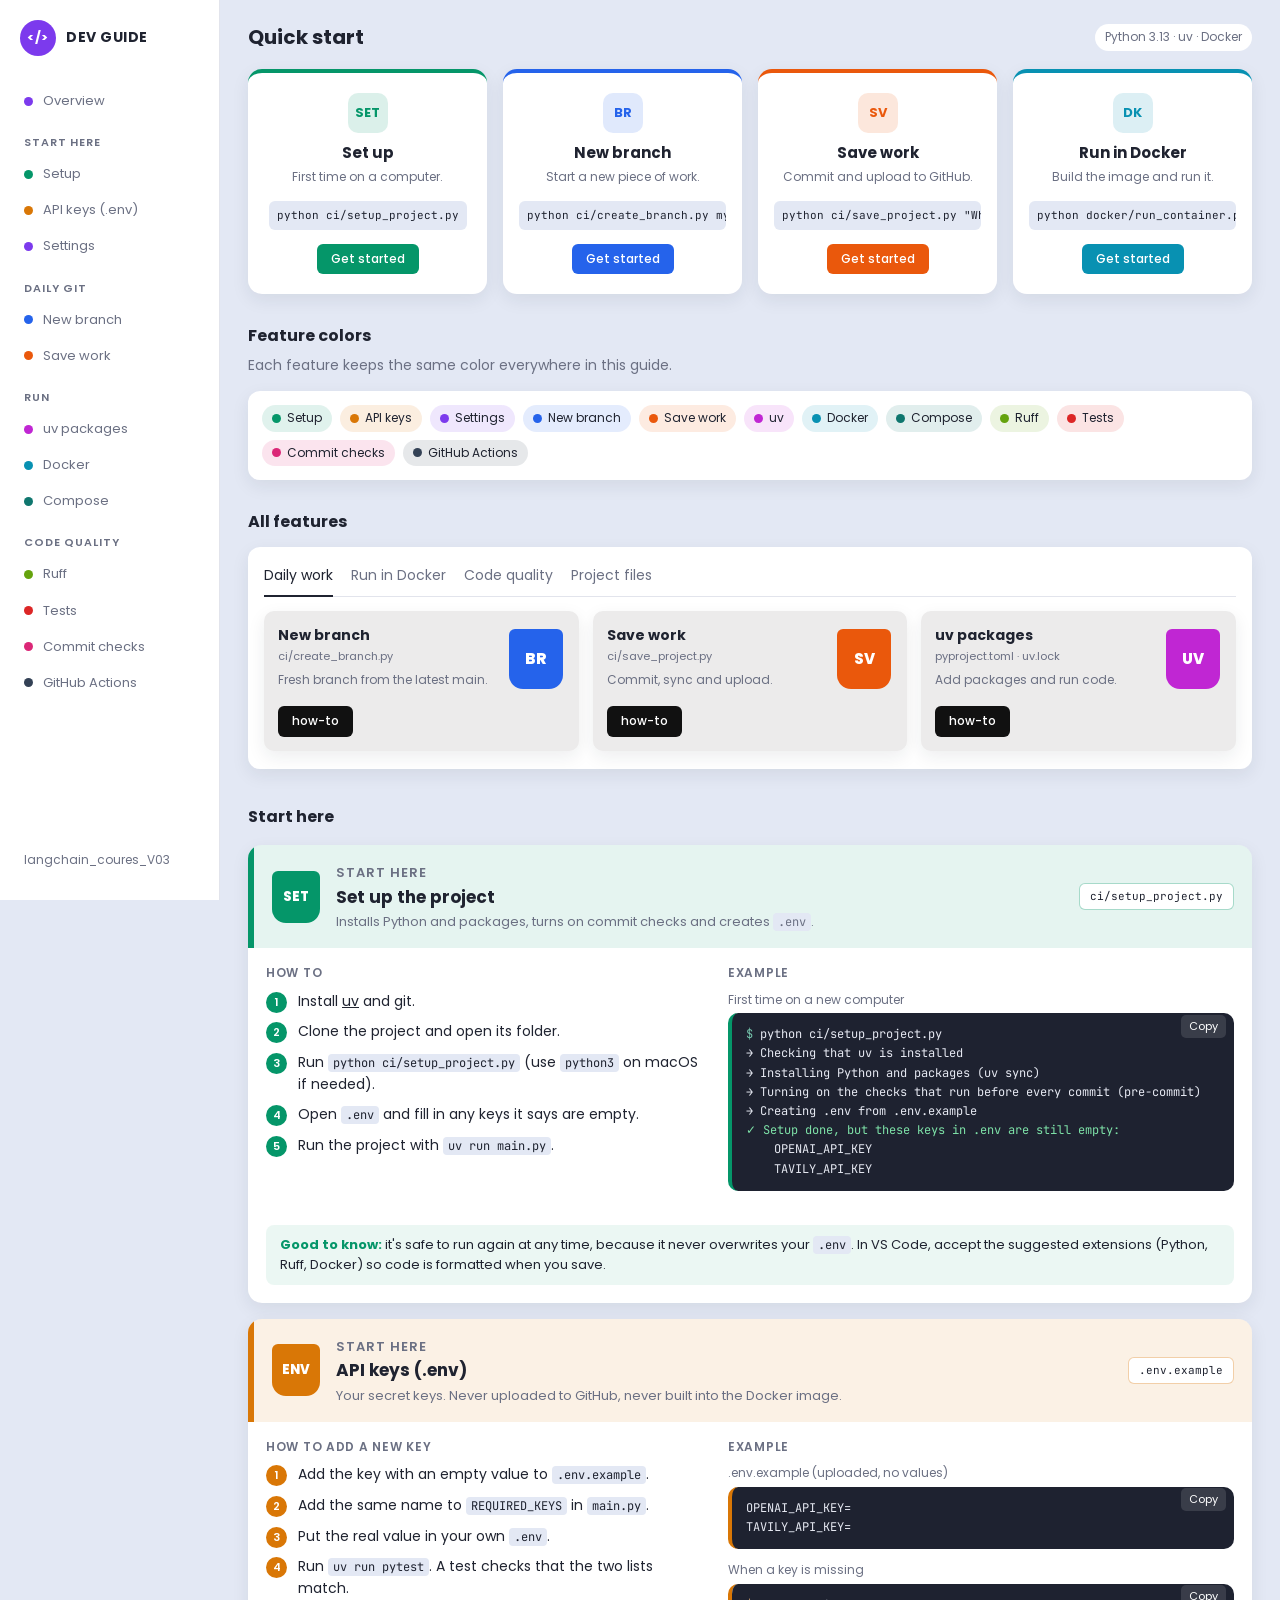
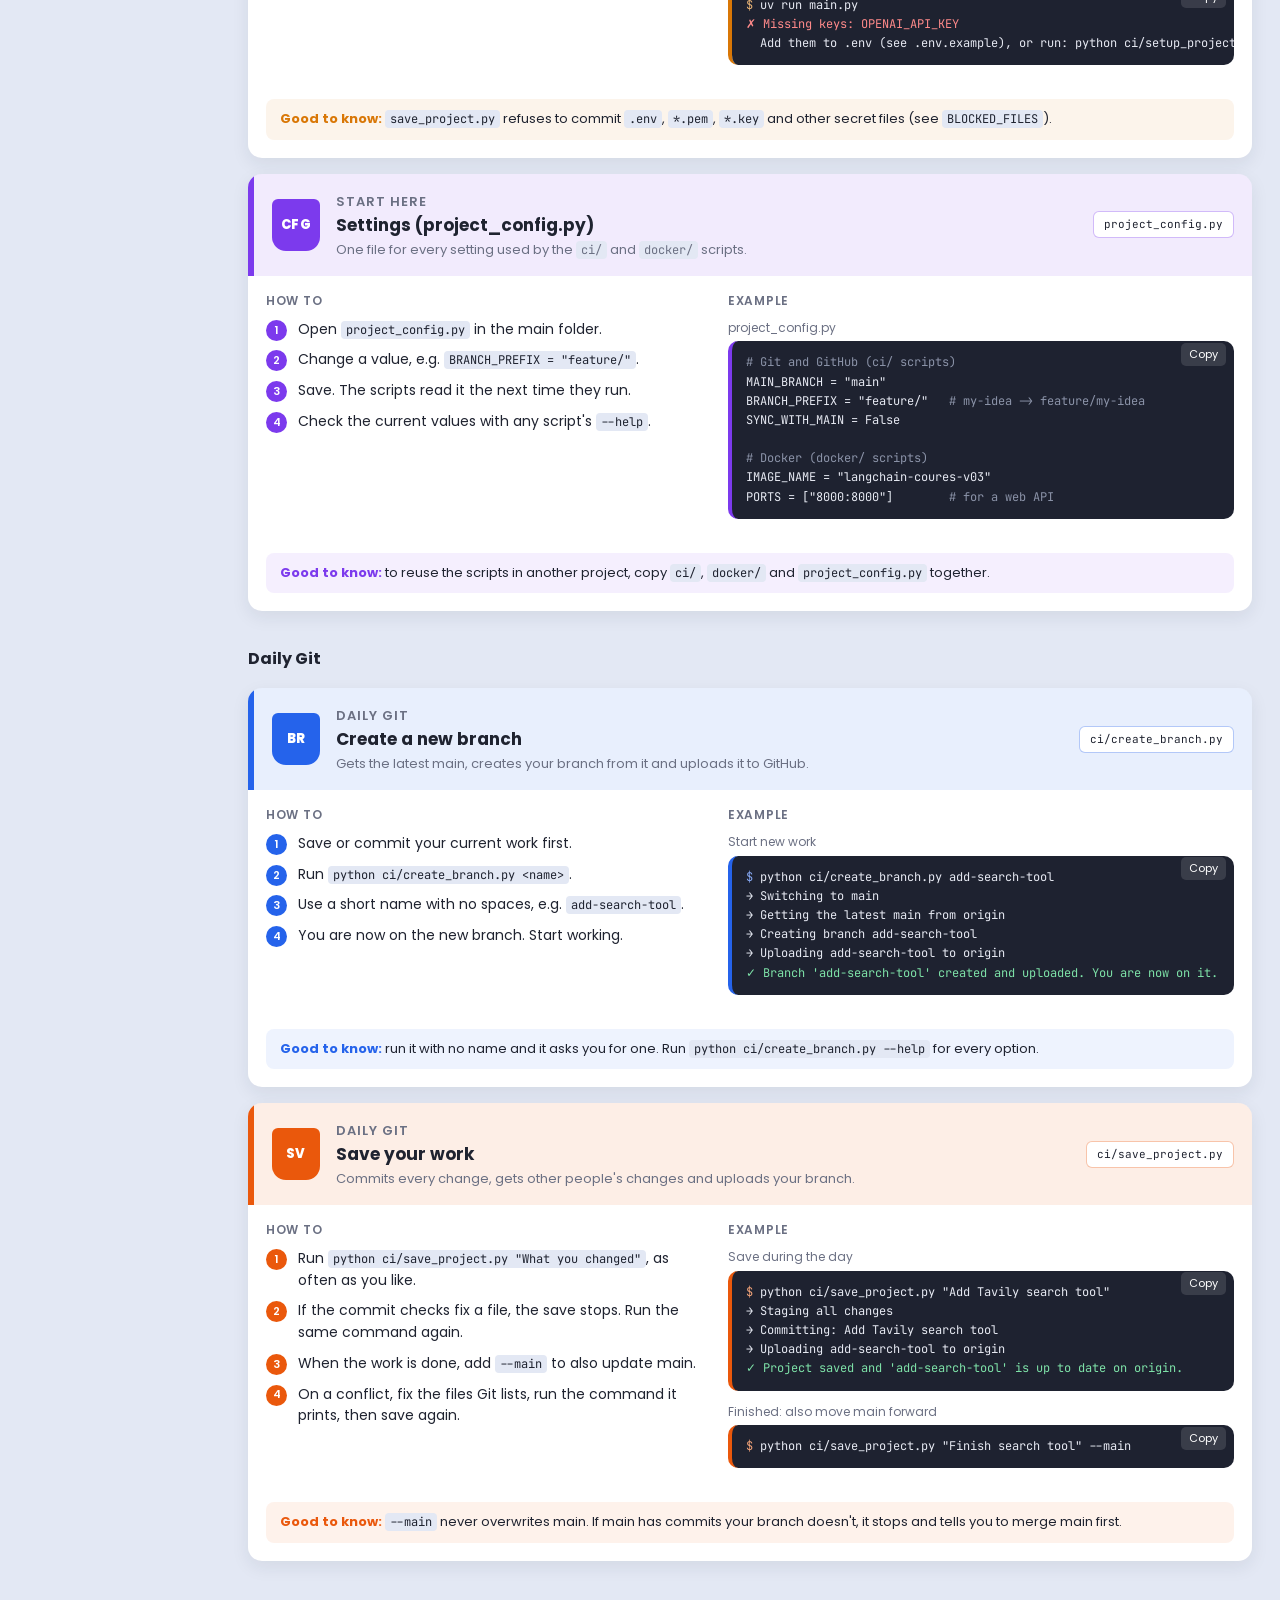
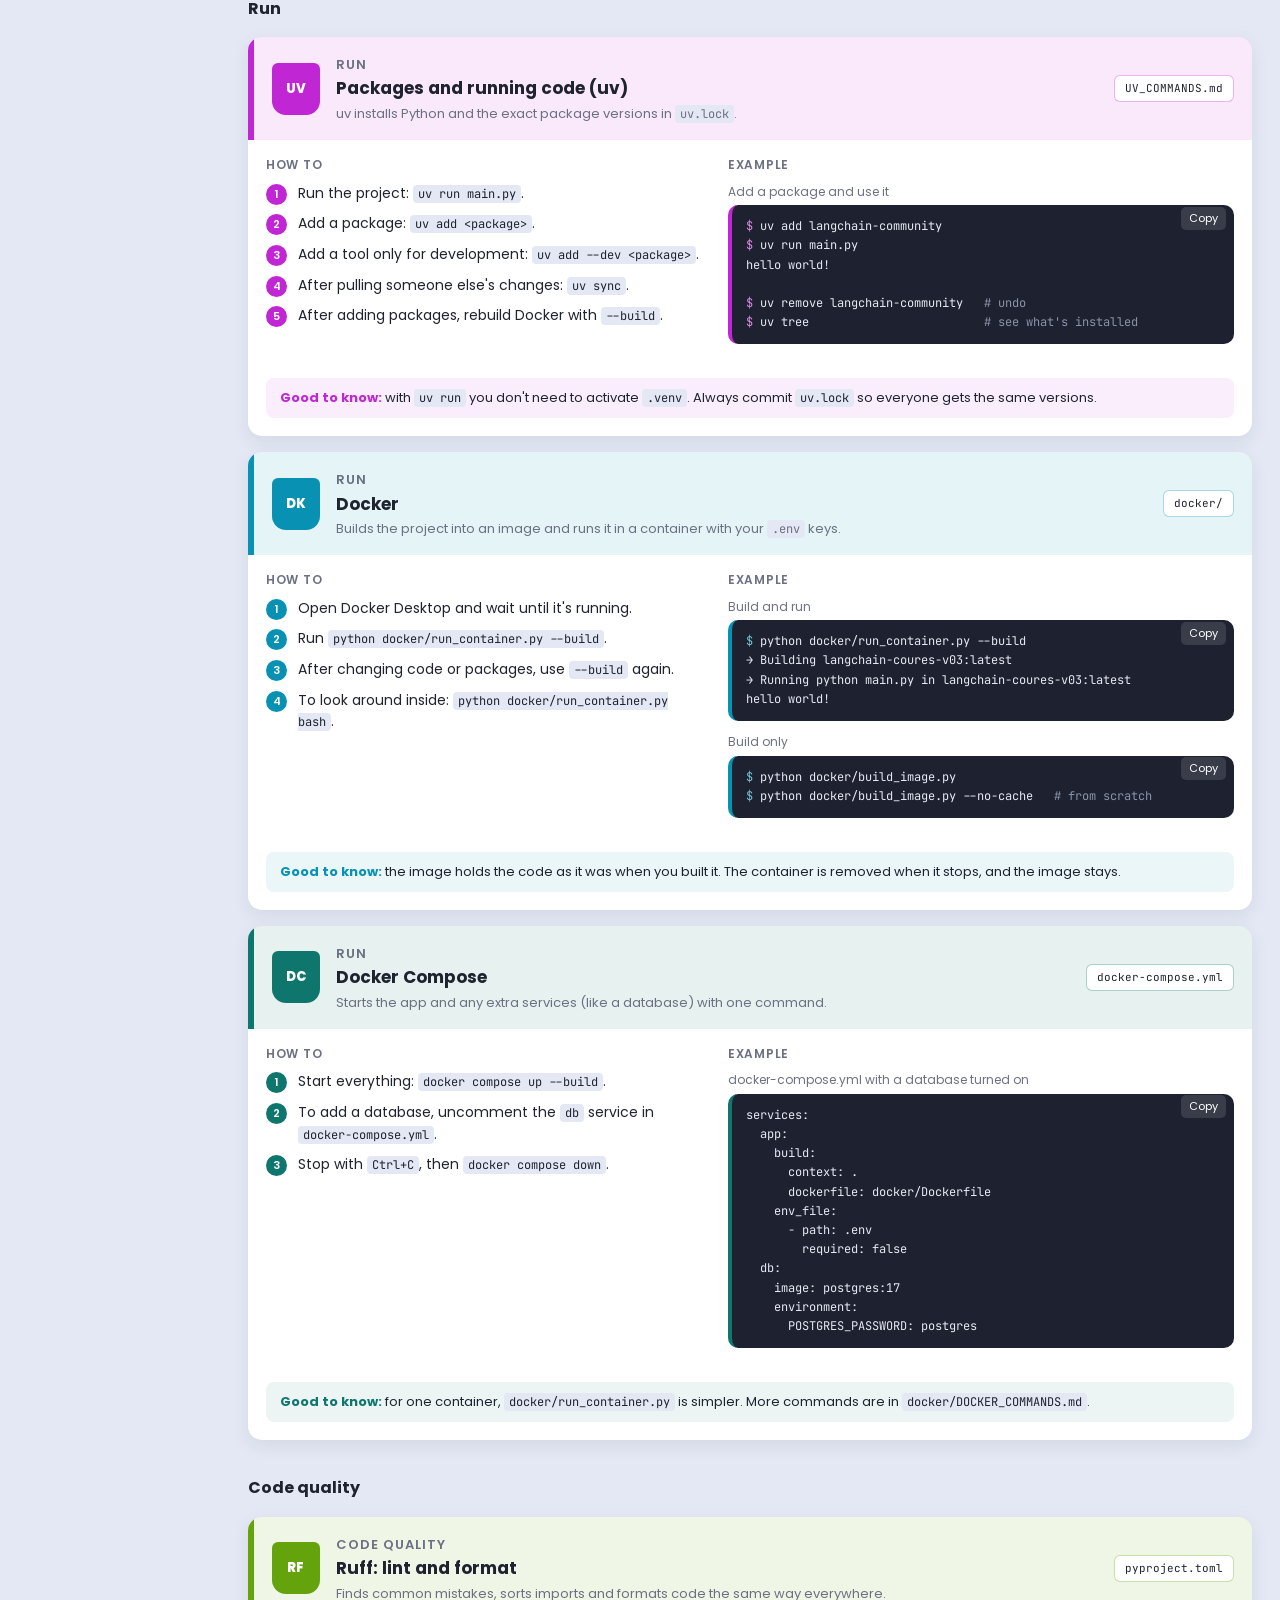
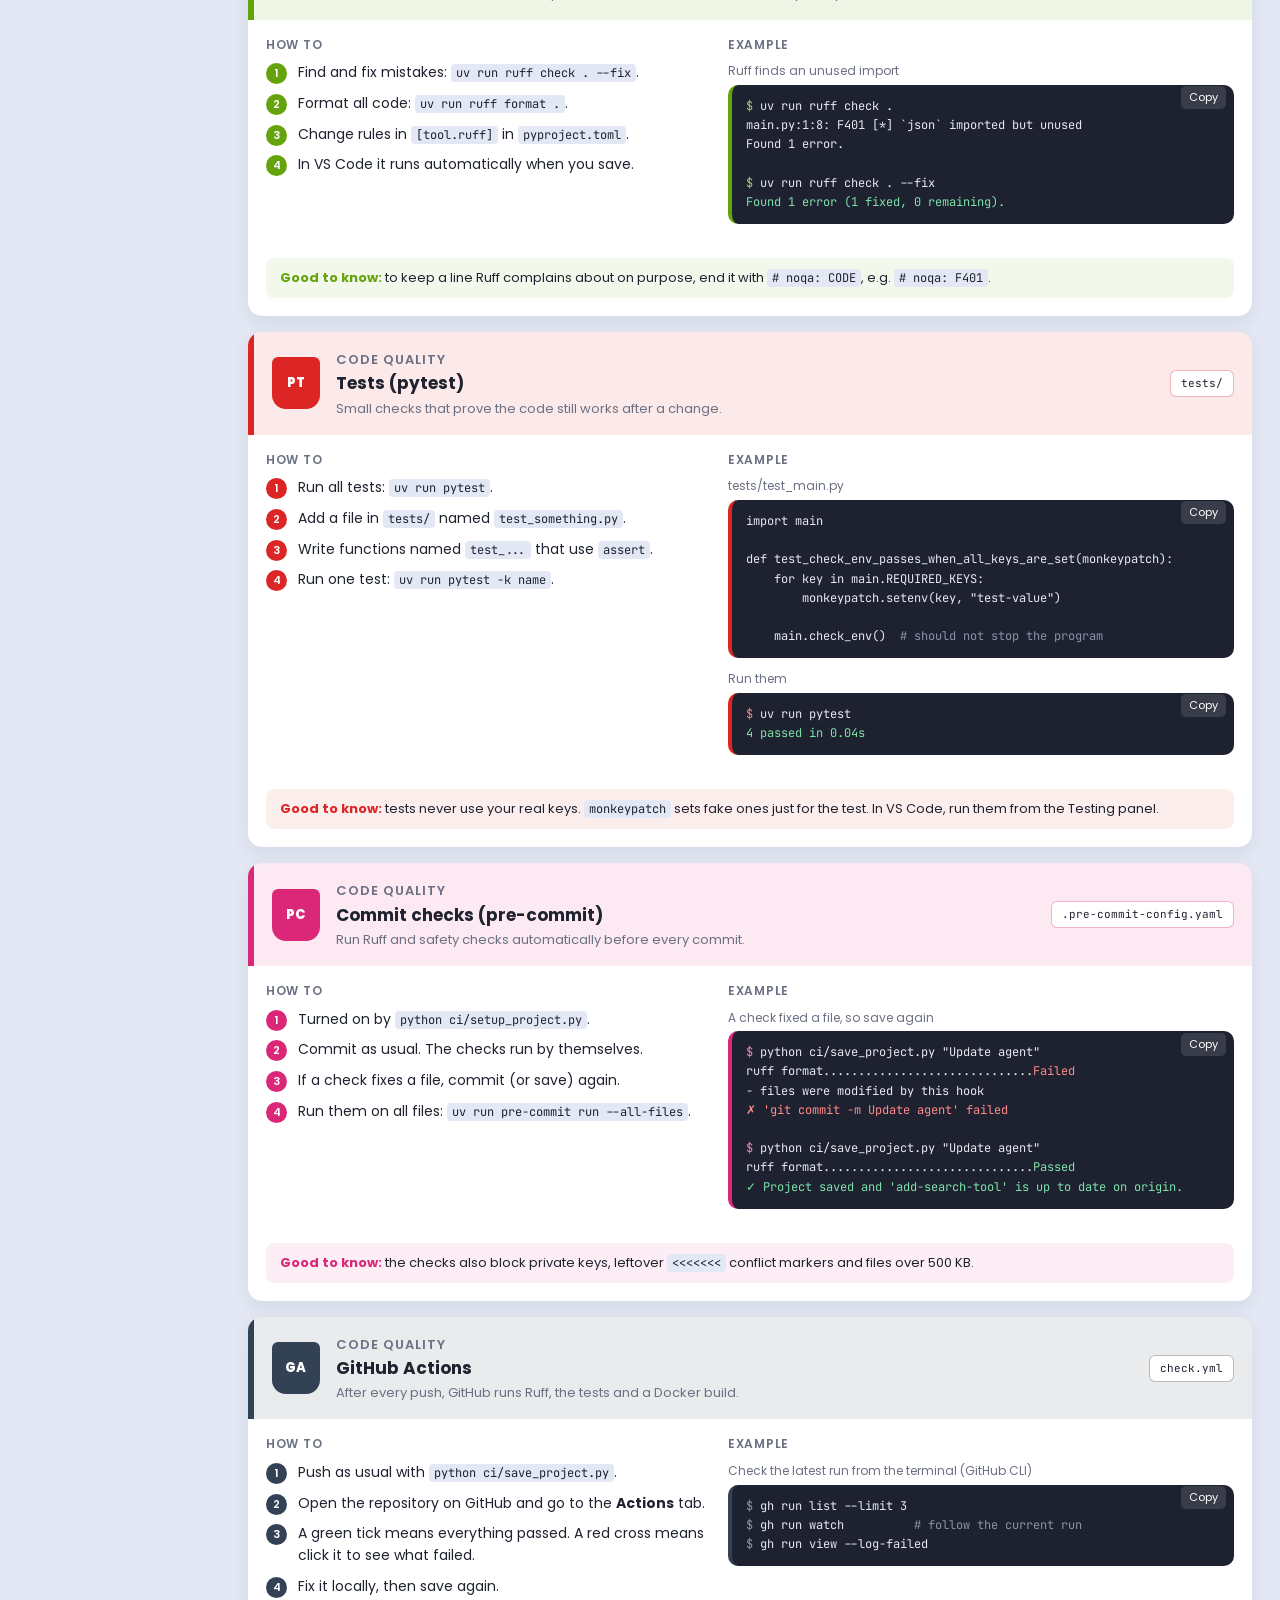
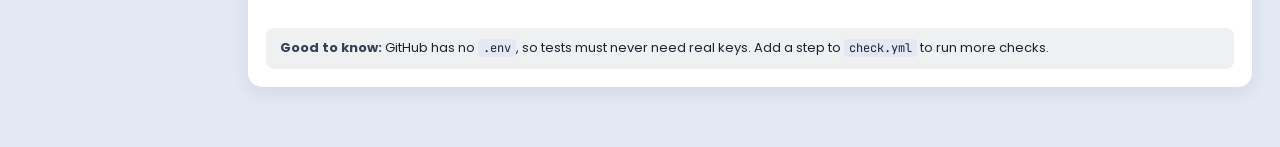
<file: dev_guide/index.html>
<!doctype html>
<html lang="en">
<head>
  <meta charset="utf-8">
  <meta name="viewport" content="width=device-width, initial-scale=1">
  <title>Developer Guide</title>
  <meta name="description" content="How to set up, run, save and check the LangChain search agent project.">
  <link rel="preconnect" href="https://fonts.googleapis.com">
  <link rel="preconnect" href="https://fonts.gstatic.com" crossorigin>
  <link href="https://fonts.googleapis.com/css2?family=Poppins:wght@400;500;600;700;800&family=JetBrains+Mono:wght@400;500&display=swap" rel="stylesheet">
  <link rel="stylesheet" href="styles.css">
</head>
<body>
<div class="app">

  <!-- ================= Sidebar ================= -->
  <aside class="sidebar">
    <a class="logo" href="#top">
      <span class="logo-mark">&lt;/&gt;</span>
      <span>DEV GUIDE</span>
    </a>

    <nav class="nav" aria-label="Guide sections">
      <a href="#top"><span class="dot" style="--c: var(--brand)"></span>Overview</a>

      <p class="nav-label">Start here</p>
      <a href="#setup"><span class="dot" style="--c: var(--setup)"></span>Setup</a>
      <a href="#env"><span class="dot" style="--c: var(--env)"></span>API keys (.env)</a>
      <a href="#config"><span class="dot" style="--c: var(--config)"></span>Settings</a>

      <p class="nav-label">Daily Git</p>
      <a href="#branch"><span class="dot" style="--c: var(--branch)"></span>New branch</a>
      <a href="#save"><span class="dot" style="--c: var(--save)"></span>Save work</a>

      <p class="nav-label">Run</p>
      <a href="#uv"><span class="dot" style="--c: var(--uv)"></span>uv packages</a>
      <a href="#docker"><span class="dot" style="--c: var(--docker)"></span>Docker</a>
      <a href="#compose"><span class="dot" style="--c: var(--compose)"></span>Compose</a>

      <p class="nav-label">Code quality</p>
      <a href="#ruff"><span class="dot" style="--c: var(--ruff)"></span>Ruff</a>
      <a href="#tests"><span class="dot" style="--c: var(--tests)"></span>Tests</a>
      <a href="#precommit"><span class="dot" style="--c: var(--precommit)"></span>Commit checks</a>
      <a href="#actions"><span class="dot" style="--c: var(--actions)"></span>GitHub Actions</a>
    </nav>

    <div class="sidebar-foot">langchain_coures_V03</div>
  </aside>

  <!-- ================= Main ================= -->
  <main class="main" id="top">

    <div class="topbar">
      <h1>Quick start</h1>
      <span class="chip">Python 3.13 · uv · Docker</span>
    </div>

    <!-- Quick start cards -->
    <div class="quick">
      <div class="quick-card" style="--c: var(--setup)">
        <div class="icon">SET</div>
        <h3>Set up</h3>
        <p>First time on a computer.</p>
        <code>python ci/setup_project.py</code>
        <a class="btn" href="#setup">Get started</a>
      </div>
      <div class="quick-card" style="--c: var(--branch)">
        <div class="icon">BR</div>
        <h3>New branch</h3>
        <p>Start a new piece of work.</p>
        <code>python ci/create_branch.py my-feature</code>
        <a class="btn" href="#branch">Get started</a>
      </div>
      <div class="quick-card" style="--c: var(--save)">
        <div class="icon">SV</div>
        <h3>Save work</h3>
        <p>Commit and upload to GitHub.</p>
        <code>python ci/save_project.py "What changed"</code>
        <a class="btn" href="#save">Get started</a>
      </div>
      <div class="quick-card" style="--c: var(--docker)">
        <div class="icon">DK</div>
        <h3>Run in Docker</h3>
        <p>Build the image and run it.</p>
        <code>python docker/run_container.py --build</code>
        <a class="btn" href="#docker">Get started</a>
      </div>
    </div>

    <!-- Color legend -->
    <h2 class="section-title">Feature colors</h2>
    <p class="lead">Each feature keeps the same color everywhere in this guide.</p>
    <div class="legend">
      <a href="#setup" style="--c: var(--setup)"><span class="dot"></span>Setup</a>
      <a href="#env" style="--c: var(--env)"><span class="dot"></span>API keys</a>
      <a href="#config" style="--c: var(--config)"><span class="dot"></span>Settings</a>
      <a href="#branch" style="--c: var(--branch)"><span class="dot"></span>New branch</a>
      <a href="#save" style="--c: var(--save)"><span class="dot"></span>Save work</a>
      <a href="#uv" style="--c: var(--uv)"><span class="dot"></span>uv</a>
      <a href="#docker" style="--c: var(--docker)"><span class="dot"></span>Docker</a>
      <a href="#compose" style="--c: var(--compose)"><span class="dot"></span>Compose</a>
      <a href="#ruff" style="--c: var(--ruff)"><span class="dot"></span>Ruff</a>
      <a href="#tests" style="--c: var(--tests)"><span class="dot"></span>Tests</a>
      <a href="#precommit" style="--c: var(--precommit)"><span class="dot"></span>Commit checks</a>
      <a href="#actions" style="--c: var(--actions)"><span class="dot"></span>GitHub Actions</a>
    </div>

    <!-- Tabbed panel -->
    <h2 class="section-title">All features</h2>
    <div class="panel tabs">
      <input type="radio" name="tabs" id="tab-1" checked>
      <input type="radio" name="tabs" id="tab-2">
      <input type="radio" name="tabs" id="tab-3">
      <input type="radio" name="tabs" id="tab-4">

      <div class="tab-list" role="tablist">
        <label for="tab-1">Daily work</label>
        <label for="tab-2">Run in Docker</label>
        <label for="tab-3">Code quality</label>
        <label for="tab-4">Project files</label>
      </div>

      <div class="tab-page page-1">
        <div class="course" style="--c: var(--branch)">
          <h3>New branch</h3>
          <div class="file">ci/create_branch.py</div>
          <p>Fresh branch from the latest main.</p>
          <div class="tile">BR</div>
          <a class="btn dark" href="#branch">how-to</a>
        </div>
        <div class="course" style="--c: var(--save)">
          <h3>Save work</h3>
          <div class="file">ci/save_project.py</div>
          <p>Commit, sync and upload.</p>
          <div class="tile">SV</div>
          <a class="btn dark" href="#save">how-to</a>
        </div>
        <div class="course" style="--c: var(--uv)">
          <h3>uv packages</h3>
          <div class="file">pyproject.toml · uv.lock</div>
          <p>Add packages and run code.</p>
          <div class="tile">UV</div>
          <a class="btn dark" href="#uv">how-to</a>
        </div>
      </div>

      <div class="tab-page page-2">
        <div class="course" style="--c: var(--docker)">
          <h3>Docker</h3>
          <div class="file">docker/</div>
          <p>Build the image, run a container.</p>
          <div class="tile">DK</div>
          <a class="btn dark" href="#docker">how-to</a>
        </div>
        <div class="course" style="--c: var(--compose)">
          <h3>Docker Compose</h3>
          <div class="file">docker-compose.yml</div>
          <p>Several containers, one command.</p>
          <div class="tile">DC</div>
          <a class="btn dark" href="#compose">how-to</a>
        </div>
      </div>

      <div class="tab-page page-3">
        <div class="course" style="--c: var(--ruff)">
          <h3>Ruff</h3>
          <div class="file">pyproject.toml [tool.ruff]</div>
          <p>Find mistakes, format code.</p>
          <div class="tile">RF</div>
          <a class="btn dark" href="#ruff">how-to</a>
        </div>
        <div class="course" style="--c: var(--tests)">
          <h3>Tests</h3>
          <div class="file">tests/</div>
          <p>Check the code still works.</p>
          <div class="tile">PT</div>
          <a class="btn dark" href="#tests">how-to</a>
        </div>
        <div class="course" style="--c: var(--precommit)">
          <h3>Commit checks</h3>
          <div class="file">.pre-commit-config.yaml</div>
          <p>Run before every commit.</p>
          <div class="tile">PC</div>
          <a class="btn dark" href="#precommit">how-to</a>
        </div>
        <div class="course" style="--c: var(--actions)">
          <h3>GitHub Actions</h3>
          <div class="file">.github/workflows/check.yml</div>
          <p>Checks on GitHub after every push.</p>
          <div class="tile">GA</div>
          <a class="btn dark" href="#actions">how-to</a>
        </div>
      </div>

      <div class="tab-page page-4">
        <div class="course" style="--c: var(--setup)">
          <h3>Setup</h3>
          <div class="file">ci/setup_project.py</div>
          <p>One command for a new computer.</p>
          <div class="tile">SET</div>
          <a class="btn dark" href="#setup">how-to</a>
        </div>
        <div class="course" style="--c: var(--env)">
          <h3>API keys</h3>
          <div class="file">.env · .env.example</div>
          <p>OpenAI and Tavily keys.</p>
          <div class="tile">ENV</div>
          <a class="btn dark" href="#env">how-to</a>
        </div>
        <div class="course" style="--c: var(--config)">
          <h3>Settings</h3>
          <div class="file">project_config.py</div>
          <p>Settings for ci/ and docker/.</p>
          <div class="tile">CFG</div>
          <a class="btn dark" href="#config">how-to</a>
        </div>
      </div>
    </div>

    <!-- ================= Guides: Start here ================= -->
    <h2 class="group-title">Start here</h2>

    <section class="guide" id="setup" style="--c: var(--setup)">
      <header class="guide-head">
        <div class="tile">SET</div>
        <div>
          <p class="eyebrow">Start here</p>
          <h2>Set up the project</h2>
          <p>Installs Python and packages, turns on commit checks and creates <code>.env</code>.</p>
        </div>
        <a class="path" href="../ci/setup_project.py">ci/setup_project.py</a>
      </header>
      <div class="guide-body">
        <div>
          <h3>How to</h3>
          <ol class="steps">
            <li>Install <a href="https://docs.astral.sh/uv/getting-started/installation/">uv</a> and git.</li>
            <li>Clone the project and open its folder.</li>
            <li>Run <code>python ci/setup_project.py</code> (use <code>python3</code> on macOS if needed).</li>
            <li>Open <code>.env</code> and fill in any keys it says are empty.</li>
            <li>Run the project with <code>uv run main.py</code>.</li>
          </ol>
        </div>
        <div>
          <h3>Example</h3>
          <div class="example">
            <span class="label">First time on a new computer</span>
            <pre><code><span class="p">$</span> python ci/setup_project.py
→ Checking that uv is installed
→ Installing Python and packages (uv sync)
→ Turning on the checks that run before every commit (pre-commit)
→ Creating .env from .env.example
<span class="o">✓ Setup done, but these keys in .env are still empty:</span>
    OPENAI_API_KEY
    TAVILY_API_KEY</code></pre>
          </div>
        </div>
        <p class="tip"><strong>Good to know:</strong> it's safe to run again at any time, because it never overwrites your <code>.env</code>. In VS Code, accept the suggested extensions (Python, Ruff, Docker) so code is formatted when you save.</p>
      </div>
    </section>

    <section class="guide" id="env" style="--c: var(--env)">
      <header class="guide-head">
        <div class="tile">ENV</div>
        <div>
          <p class="eyebrow">Start here</p>
          <h2>API keys (.env)</h2>
          <p>Your secret keys. Never uploaded to GitHub, never built into the Docker image.</p>
        </div>
        <a class="path" href="../.env.example">.env.example</a>
      </header>
      <div class="guide-body">
        <div>
          <h3>How to add a new key</h3>
          <ol class="steps">
            <li>Add the key with an empty value to <code>.env.example</code>.</li>
            <li>Add the same name to <code>REQUIRED_KEYS</code> in <code>main.py</code>.</li>
            <li>Put the real value in your own <code>.env</code>.</li>
            <li>Run <code>uv run pytest</code>. A test checks that the two lists match.</li>
          </ol>
        </div>
        <div>
          <h3>Example</h3>
          <div class="example">
            <span class="label">.env.example (uploaded, no values)</span>
            <pre><code>OPENAI_API_KEY=
TAVILY_API_KEY=</code></pre>
          </div>
          <div class="example">
            <span class="label">When a key is missing</span>
            <pre><code><span class="p">$</span> uv run main.py
<span class="e">✗ Missing keys: OPENAI_API_KEY</span>
  Add them to .env (see .env.example), or run: python ci/setup_project.py</code></pre>
          </div>
        </div>
        <p class="tip"><strong>Good to know:</strong> <code>save_project.py</code> refuses to commit <code>.env</code>, <code>*.pem</code>, <code>*.key</code> and other secret files (see <code>BLOCKED_FILES</code>).</p>
      </div>
    </section>

    <section class="guide" id="config" style="--c: var(--config)">
      <header class="guide-head">
        <div class="tile">CFG</div>
        <div>
          <p class="eyebrow">Start here</p>
          <h2>Settings (project_config.py)</h2>
          <p>One file for every setting used by the <code>ci/</code> and <code>docker/</code> scripts.</p>
        </div>
        <a class="path" href="../project_config.py">project_config.py</a>
      </header>
      <div class="guide-body">
        <div>
          <h3>How to</h3>
          <ol class="steps">
            <li>Open <code>project_config.py</code> in the main folder.</li>
            <li>Change a value, e.g. <code>BRANCH_PREFIX = "feature/"</code>.</li>
            <li>Save. The scripts read it the next time they run.</li>
            <li>Check the current values with any script's <code>--help</code>.</li>
          </ol>
        </div>
        <div>
          <h3>Example</h3>
          <div class="example">
            <span class="label">project_config.py</span>
            <pre><code><span class="c"># Git and GitHub (ci/ scripts)</span>
MAIN_BRANCH = "main"
BRANCH_PREFIX = "feature/"   <span class="c"># my-idea -&gt; feature/my-idea</span>
SYNC_WITH_MAIN = False

<span class="c"># Docker (docker/ scripts)</span>
IMAGE_NAME = "langchain-coures-v03"
PORTS = ["8000:8000"]        <span class="c"># for a web API</span></code></pre>
          </div>
        </div>
        <p class="tip"><strong>Good to know:</strong> to reuse the scripts in another project, copy <code>ci/</code>, <code>docker/</code> and <code>project_config.py</code> together.</p>
      </div>
    </section>

    <!-- ================= Guides: Daily Git ================= -->
    <h2 class="group-title">Daily Git</h2>

    <section class="guide" id="branch" style="--c: var(--branch)">
      <header class="guide-head">
        <div class="tile">BR</div>
        <div>
          <p class="eyebrow">Daily Git</p>
          <h2>Create a new branch</h2>
          <p>Gets the latest main, creates your branch from it and uploads it to GitHub.</p>
        </div>
        <a class="path" href="../ci/create_branch.py">ci/create_branch.py</a>
      </header>
      <div class="guide-body">
        <div>
          <h3>How to</h3>
          <ol class="steps">
            <li>Save or commit your current work first.</li>
            <li>Run <code>python ci/create_branch.py &lt;name&gt;</code>.</li>
            <li>Use a short name with no spaces, e.g. <code>add-search-tool</code>.</li>
            <li>You are now on the new branch. Start working.</li>
          </ol>
        </div>
        <div>
          <h3>Example</h3>
          <div class="example">
            <span class="label">Start new work</span>
            <pre><code><span class="p">$</span> python ci/create_branch.py add-search-tool
→ Switching to main
→ Getting the latest main from origin
→ Creating branch add-search-tool
→ Uploading add-search-tool to origin
<span class="o">✓ Branch 'add-search-tool' created and uploaded. You are now on it.</span></code></pre>
          </div>
        </div>
        <p class="tip"><strong>Good to know:</strong> run it with no name and it asks you for one. Run <code>python ci/create_branch.py --help</code> for every option.</p>
      </div>
    </section>

    <section class="guide" id="save" style="--c: var(--save)">
      <header class="guide-head">
        <div class="tile">SV</div>
        <div>
          <p class="eyebrow">Daily Git</p>
          <h2>Save your work</h2>
          <p>Commits every change, gets other people's changes and uploads your branch.</p>
        </div>
        <a class="path" href="../ci/save_project.py">ci/save_project.py</a>
      </header>
      <div class="guide-body">
        <div>
          <h3>How to</h3>
          <ol class="steps">
            <li>Run <code>python ci/save_project.py "What you changed"</code>, as often as you like.</li>
            <li>If the commit checks fix a file, the save stops. Run the same command again.</li>
            <li>When the work is done, add <code>--main</code> to also update main.</li>
            <li>On a conflict, fix the files Git lists, run the command it prints, then save again.</li>
          </ol>
        </div>
        <div>
          <h3>Example</h3>
          <div class="example">
            <span class="label">Save during the day</span>
            <pre><code><span class="p">$</span> python ci/save_project.py "Add Tavily search tool"
→ Staging all changes
→ Committing: Add Tavily search tool
→ Uploading add-search-tool to origin
<span class="o">✓ Project saved and 'add-search-tool' is up to date on origin.</span></code></pre>
          </div>
          <div class="example">
            <span class="label">Finished: also move main forward</span>
            <pre><code><span class="p">$</span> python ci/save_project.py "Finish search tool" --main</code></pre>
          </div>
        </div>
        <p class="tip"><strong>Good to know:</strong> <code>--main</code> never overwrites main. If main has commits your branch doesn't, it stops and tells you to merge main first.</p>
      </div>
    </section>

    <!-- ================= Guides: Run ================= -->
    <h2 class="group-title">Run</h2>

    <section class="guide" id="uv" style="--c: var(--uv)">
      <header class="guide-head">
        <div class="tile">UV</div>
        <div>
          <p class="eyebrow">Run</p>
          <h2>Packages and running code (uv)</h2>
          <p>uv installs Python and the exact package versions in <code>uv.lock</code>.</p>
        </div>
        <a class="path" href="../ci/Git_Gh_UV_ENV_COMMANDS/UV_COMMANDS.md">UV_COMMANDS.md</a>
      </header>
      <div class="guide-body">
        <div>
          <h3>How to</h3>
          <ol class="steps">
            <li>Run the project: <code>uv run main.py</code>.</li>
            <li>Add a package: <code>uv add &lt;package&gt;</code>.</li>
            <li>Add a tool only for development: <code>uv add --dev &lt;package&gt;</code>.</li>
            <li>After pulling someone else's changes: <code>uv sync</code>.</li>
            <li>After adding packages, rebuild Docker with <code>--build</code>.</li>
          </ol>
        </div>
        <div>
          <h3>Example</h3>
          <div class="example">
            <span class="label">Add a package and use it</span>
            <pre><code><span class="p">$</span> uv add langchain-community
<span class="p">$</span> uv run main.py
hello world!

<span class="p">$</span> uv remove langchain-community   <span class="c"># undo</span>
<span class="p">$</span> uv tree                         <span class="c"># see what's installed</span></code></pre>
          </div>
        </div>
        <p class="tip"><strong>Good to know:</strong> with <code>uv run</code> you don't need to activate <code>.venv</code>. Always commit <code>uv.lock</code> so everyone gets the same versions.</p>
      </div>
    </section>

    <section class="guide" id="docker" style="--c: var(--docker)">
      <header class="guide-head">
        <div class="tile">DK</div>
        <div>
          <p class="eyebrow">Run</p>
          <h2>Docker</h2>
          <p>Builds the project into an image and runs it in a container with your <code>.env</code> keys.</p>
        </div>
        <a class="path" href="../docker/README.md">docker/</a>
      </header>
      <div class="guide-body">
        <div>
          <h3>How to</h3>
          <ol class="steps">
            <li>Open Docker Desktop and wait until it's running.</li>
            <li>Run <code>python docker/run_container.py --build</code>.</li>
            <li>After changing code or packages, use <code>--build</code> again.</li>
            <li>To look around inside: <code>python docker/run_container.py bash</code>.</li>
          </ol>
        </div>
        <div>
          <h3>Example</h3>
          <div class="example">
            <span class="label">Build and run</span>
            <pre><code><span class="p">$</span> python docker/run_container.py --build
→ Building langchain-coures-v03:latest
→ Running python main.py in langchain-coures-v03:latest
hello world!</code></pre>
          </div>
          <div class="example">
            <span class="label">Build only</span>
            <pre><code><span class="p">$</span> python docker/build_image.py
<span class="p">$</span> python docker/build_image.py --no-cache   <span class="c"># from scratch</span></code></pre>
          </div>
        </div>
        <p class="tip"><strong>Good to know:</strong> the image holds the code as it was when you built it. The container is removed when it stops, and the image stays.</p>
      </div>
    </section>

    <section class="guide" id="compose" style="--c: var(--compose)">
      <header class="guide-head">
        <div class="tile">DC</div>
        <div>
          <p class="eyebrow">Run</p>
          <h2>Docker Compose</h2>
          <p>Starts the app and any extra services (like a database) with one command.</p>
        </div>
        <a class="path" href="../docker-compose.yml">docker-compose.yml</a>
      </header>
      <div class="guide-body">
        <div>
          <h3>How to</h3>
          <ol class="steps">
            <li>Start everything: <code>docker compose up --build</code>.</li>
            <li>To add a database, uncomment the <code>db</code> service in <code>docker-compose.yml</code>.</li>
            <li>Stop with <code>Ctrl+C</code>, then <code>docker compose down</code>.</li>
          </ol>
        </div>
        <div>
          <h3>Example</h3>
          <div class="example">
            <span class="label">docker-compose.yml with a database turned on</span>
            <pre><code>services:
  app:
    build:
      context: .
      dockerfile: docker/Dockerfile
    env_file:
      - path: .env
        required: false
  db:
    image: postgres:17
    environment:
      POSTGRES_PASSWORD: postgres</code></pre>
          </div>
        </div>
        <p class="tip"><strong>Good to know:</strong> for one container, <code>docker/run_container.py</code> is simpler. More commands are in <code>docker/DOCKER_COMMANDS.md</code>.</p>
      </div>
    </section>

    <!-- ================= Guides: Code quality ================= -->
    <h2 class="group-title">Code quality</h2>

    <section class="guide" id="ruff" style="--c: var(--ruff)">
      <header class="guide-head">
        <div class="tile">RF</div>
        <div>
          <p class="eyebrow">Code quality</p>
          <h2>Ruff: lint and format</h2>
          <p>Finds common mistakes, sorts imports and formats code the same way everywhere.</p>
        </div>
        <a class="path" href="../pyproject.toml">pyproject.toml</a>
      </header>
      <div class="guide-body">
        <div>
          <h3>How to</h3>
          <ol class="steps">
            <li>Find and fix mistakes: <code>uv run ruff check . --fix</code>.</li>
            <li>Format all code: <code>uv run ruff format .</code>.</li>
            <li>Change rules in <code>[tool.ruff]</code> in <code>pyproject.toml</code>.</li>
            <li>In VS Code it runs automatically when you save.</li>
          </ol>
        </div>
        <div>
          <h3>Example</h3>
          <div class="example">
            <span class="label">Ruff finds an unused import</span>
            <pre><code><span class="p">$</span> uv run ruff check .
main.py:1:8: F401 [*] `json` imported but unused
Found 1 error.

<span class="p">$</span> uv run ruff check . --fix
<span class="o">Found 1 error (1 fixed, 0 remaining).</span></code></pre>
          </div>
        </div>
        <p class="tip"><strong>Good to know:</strong> to keep a line Ruff complains about on purpose, end it with <code># noqa: CODE</code>, e.g. <code># noqa: F401</code>.</p>
      </div>
    </section>

    <section class="guide" id="tests" style="--c: var(--tests)">
      <header class="guide-head">
        <div class="tile">PT</div>
        <div>
          <p class="eyebrow">Code quality</p>
          <h2>Tests (pytest)</h2>
          <p>Small checks that prove the code still works after a change.</p>
        </div>
        <a class="path" href="../tests/">tests/</a>
      </header>
      <div class="guide-body">
        <div>
          <h3>How to</h3>
          <ol class="steps">
            <li>Run all tests: <code>uv run pytest</code>.</li>
            <li>Add a file in <code>tests/</code> named <code>test_something.py</code>.</li>
            <li>Write functions named <code>test_...</code> that use <code>assert</code>.</li>
            <li>Run one test: <code>uv run pytest -k name</code>.</li>
          </ol>
        </div>
        <div>
          <h3>Example</h3>
          <div class="example">
            <span class="label">tests/test_main.py</span>
            <pre><code>import main

def test_check_env_passes_when_all_keys_are_set(monkeypatch):
    for key in main.REQUIRED_KEYS:
        monkeypatch.setenv(key, "test-value")

    main.check_env()  <span class="c"># should not stop the program</span></code></pre>
          </div>
          <div class="example">
            <span class="label">Run them</span>
            <pre><code><span class="p">$</span> uv run pytest
<span class="o">4 passed in 0.04s</span></code></pre>
          </div>
        </div>
        <p class="tip"><strong>Good to know:</strong> tests never use your real keys. <code>monkeypatch</code> sets fake ones just for the test. In VS Code, run them from the Testing panel.</p>
      </div>
    </section>

    <section class="guide" id="precommit" style="--c: var(--precommit)">
      <header class="guide-head">
        <div class="tile">PC</div>
        <div>
          <p class="eyebrow">Code quality</p>
          <h2>Commit checks (pre-commit)</h2>
          <p>Run Ruff and safety checks automatically before every commit.</p>
        </div>
        <a class="path" href="../.pre-commit-config.yaml">.pre-commit-config.yaml</a>
      </header>
      <div class="guide-body">
        <div>
          <h3>How to</h3>
          <ol class="steps">
            <li>Turned on by <code>python ci/setup_project.py</code>.</li>
            <li>Commit as usual. The checks run by themselves.</li>
            <li>If a check fixes a file, commit (or save) again.</li>
            <li>Run them on all files: <code>uv run pre-commit run --all-files</code>.</li>
          </ol>
        </div>
        <div>
          <h3>Example</h3>
          <div class="example">
            <span class="label">A check fixed a file, so save again</span>
            <pre><code><span class="p">$</span> python ci/save_project.py "Update agent"
ruff format..............................<span class="e">Failed</span>
- files were modified by this hook
<span class="e">✗ 'git commit -m Update agent' failed</span>

<span class="p">$</span> python ci/save_project.py "Update agent"
ruff format..............................<span class="o">Passed</span>
<span class="o">✓ Project saved and 'add-search-tool' is up to date on origin.</span></code></pre>
          </div>
        </div>
        <p class="tip"><strong>Good to know:</strong> the checks also block private keys, leftover <code>&lt;&lt;&lt;&lt;&lt;&lt;&lt;</code> conflict markers and files over 500 KB.</p>
      </div>
    </section>

    <section class="guide" id="actions" style="--c: var(--actions)">
      <header class="guide-head">
        <div class="tile">GA</div>
        <div>
          <p class="eyebrow">Code quality</p>
          <h2>GitHub Actions</h2>
          <p>After every push, GitHub runs Ruff, the tests and a Docker build.</p>
        </div>
        <a class="path" href="../.github/workflows/check.yml">check.yml</a>
      </header>
      <div class="guide-body">
        <div>
          <h3>How to</h3>
          <ol class="steps">
            <li>Push as usual with <code>python ci/save_project.py</code>.</li>
            <li>Open the repository on GitHub and go to the <strong>Actions</strong> tab.</li>
            <li>A green tick means everything passed. A red cross means click it to see what failed.</li>
            <li>Fix it locally, then save again.</li>
          </ol>
        </div>
        <div>
          <h3>Example</h3>
          <div class="example">
            <span class="label">Check the latest run from the terminal (GitHub CLI)</span>
            <pre><code><span class="p">$</span> gh run list --limit 3
<span class="p">$</span> gh run watch          <span class="c"># follow the current run</span>
<span class="p">$</span> gh run view --log-failed</code></pre>
          </div>
        </div>
        <p class="tip"><strong>Good to know:</strong> GitHub has no <code>.env</code>, so tests must never need real keys. Add a step to <code>check.yml</code> to run more checks.</p>
      </div>
    </section>

  </main>
</div>

<script src="script.js"></script>
</body>
</html>
</file>
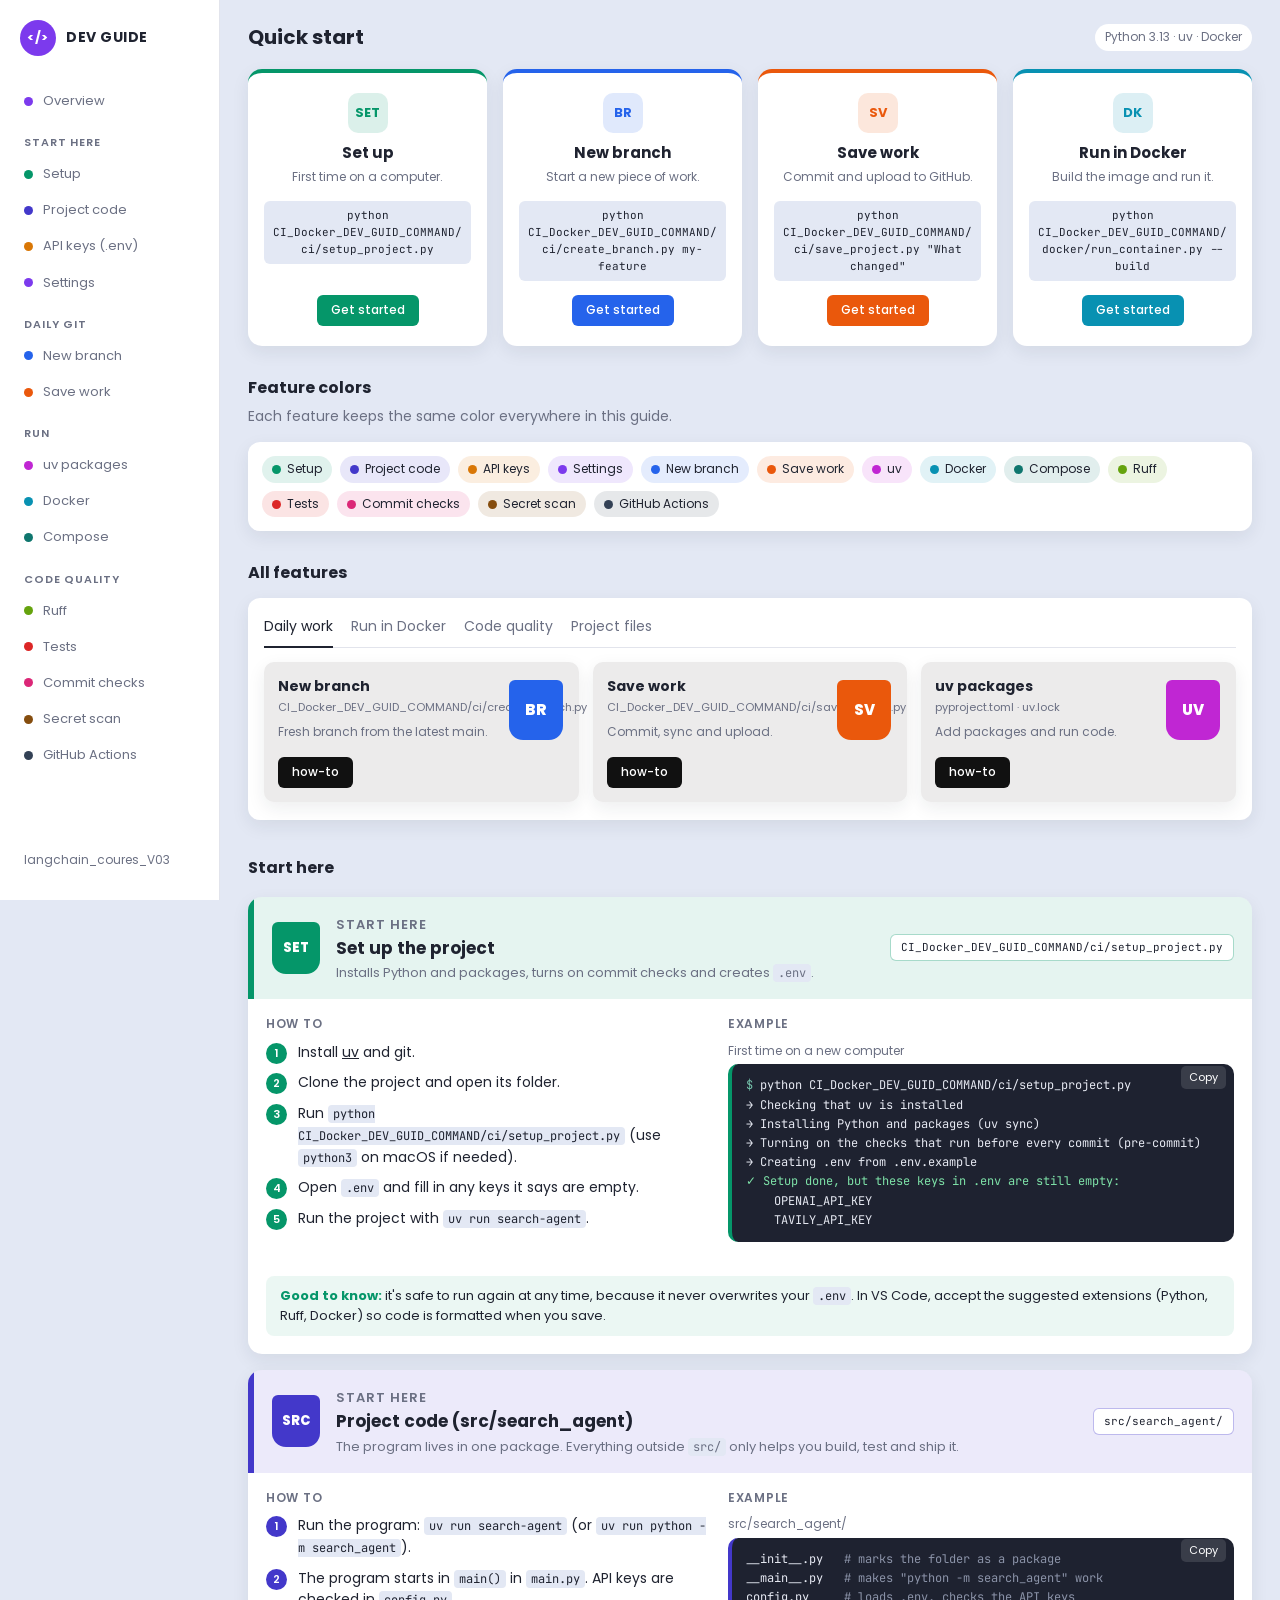
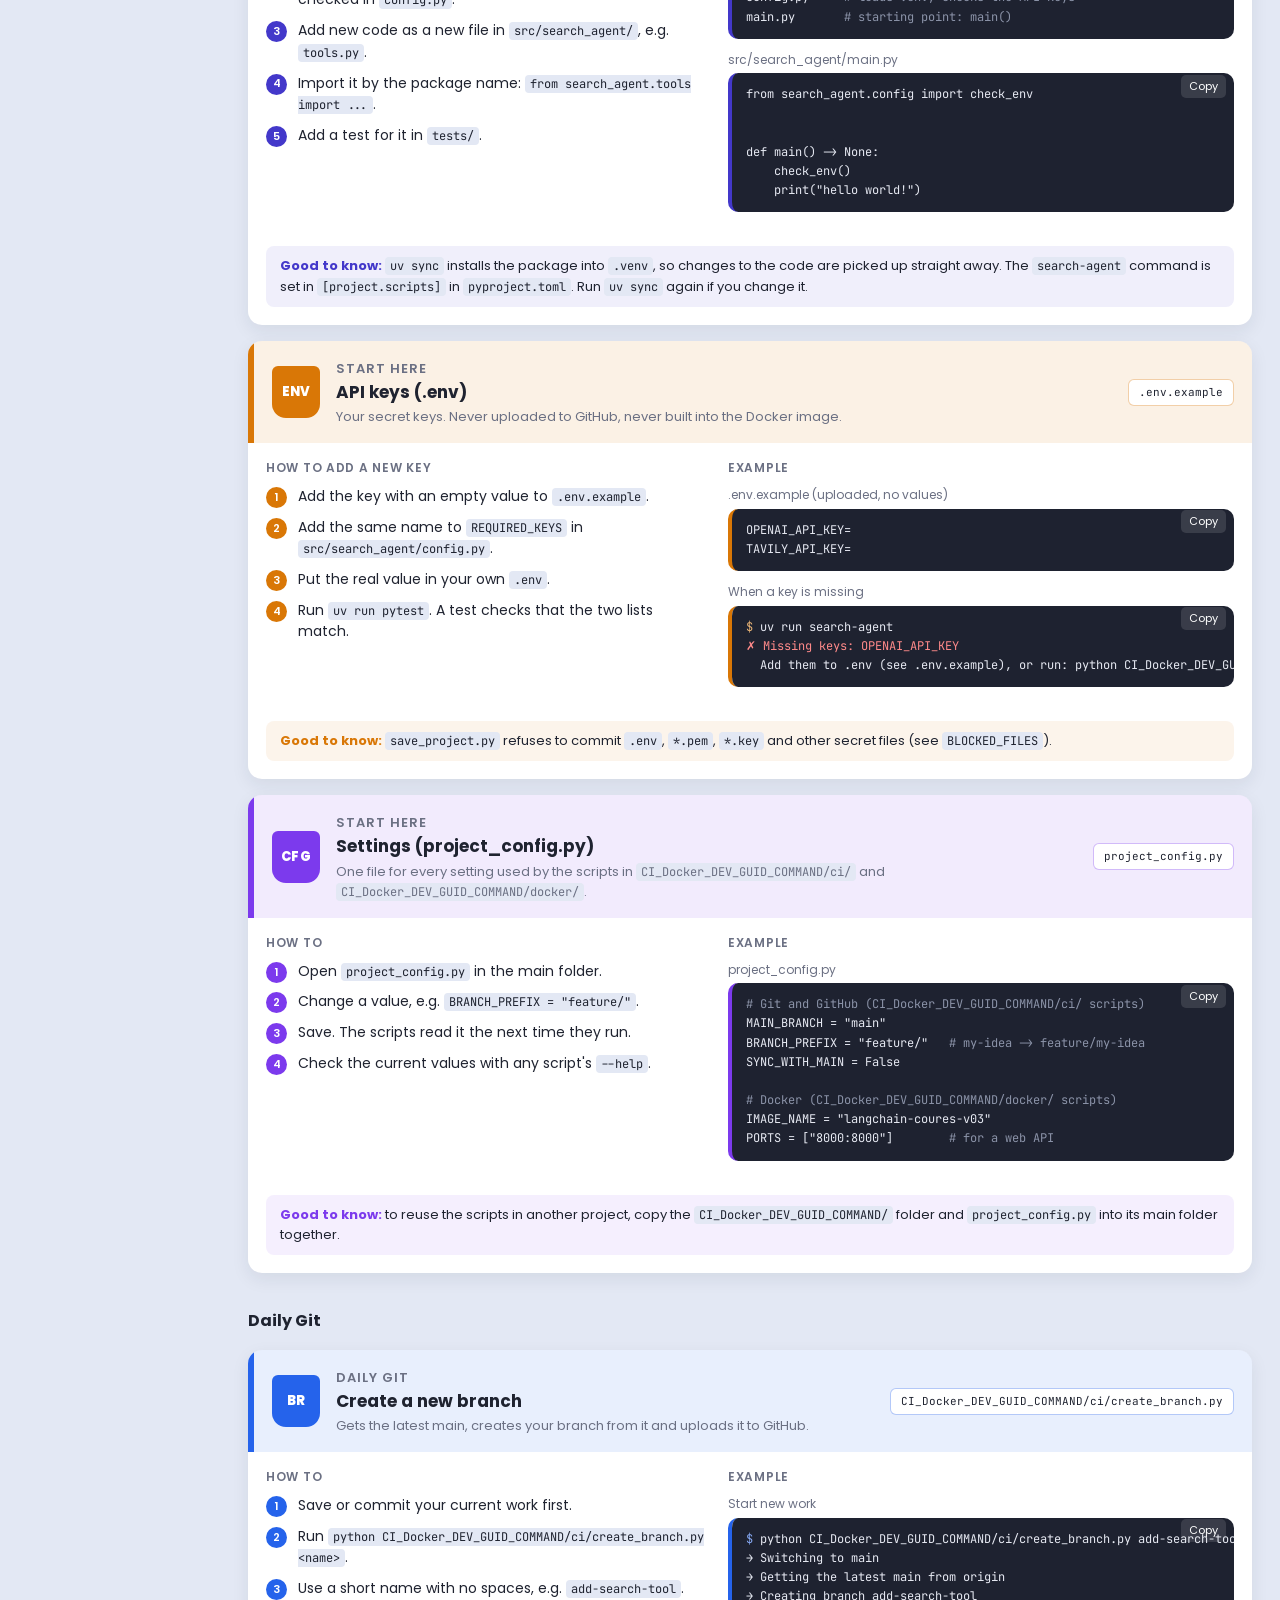
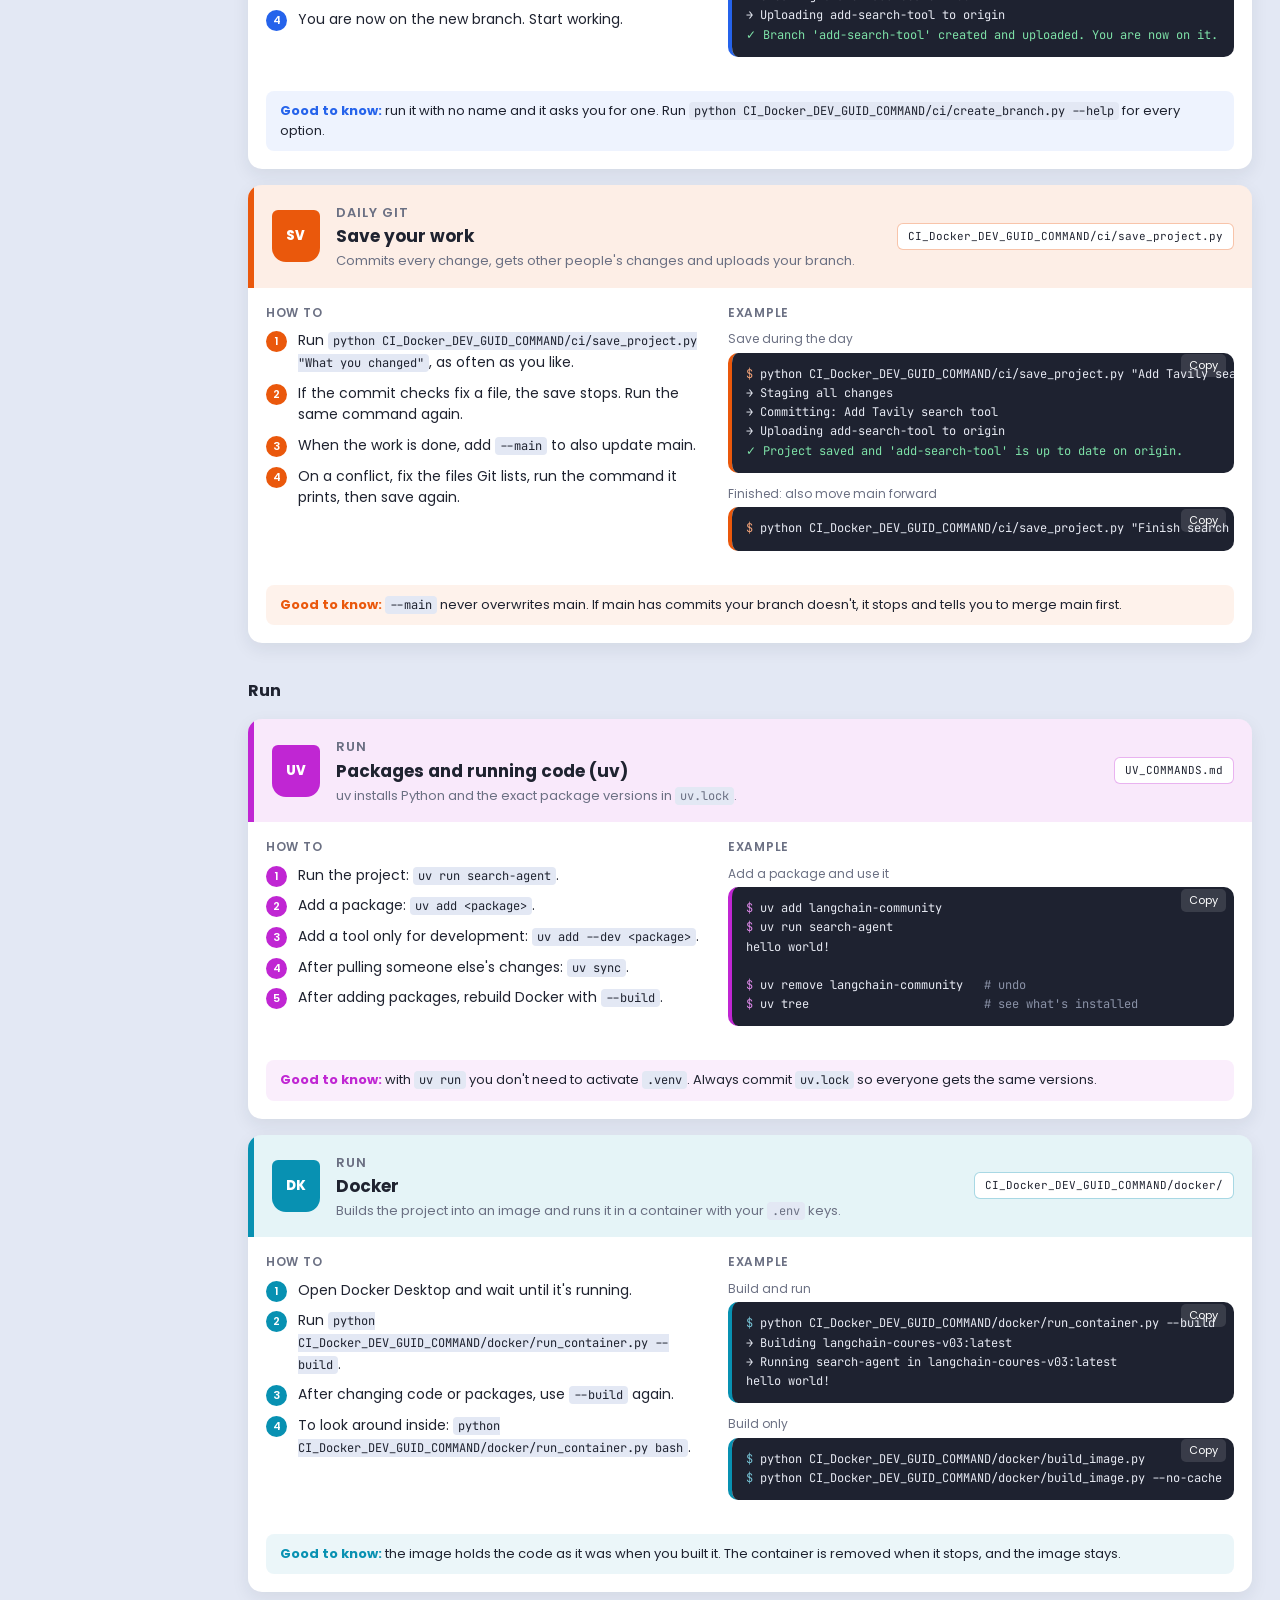
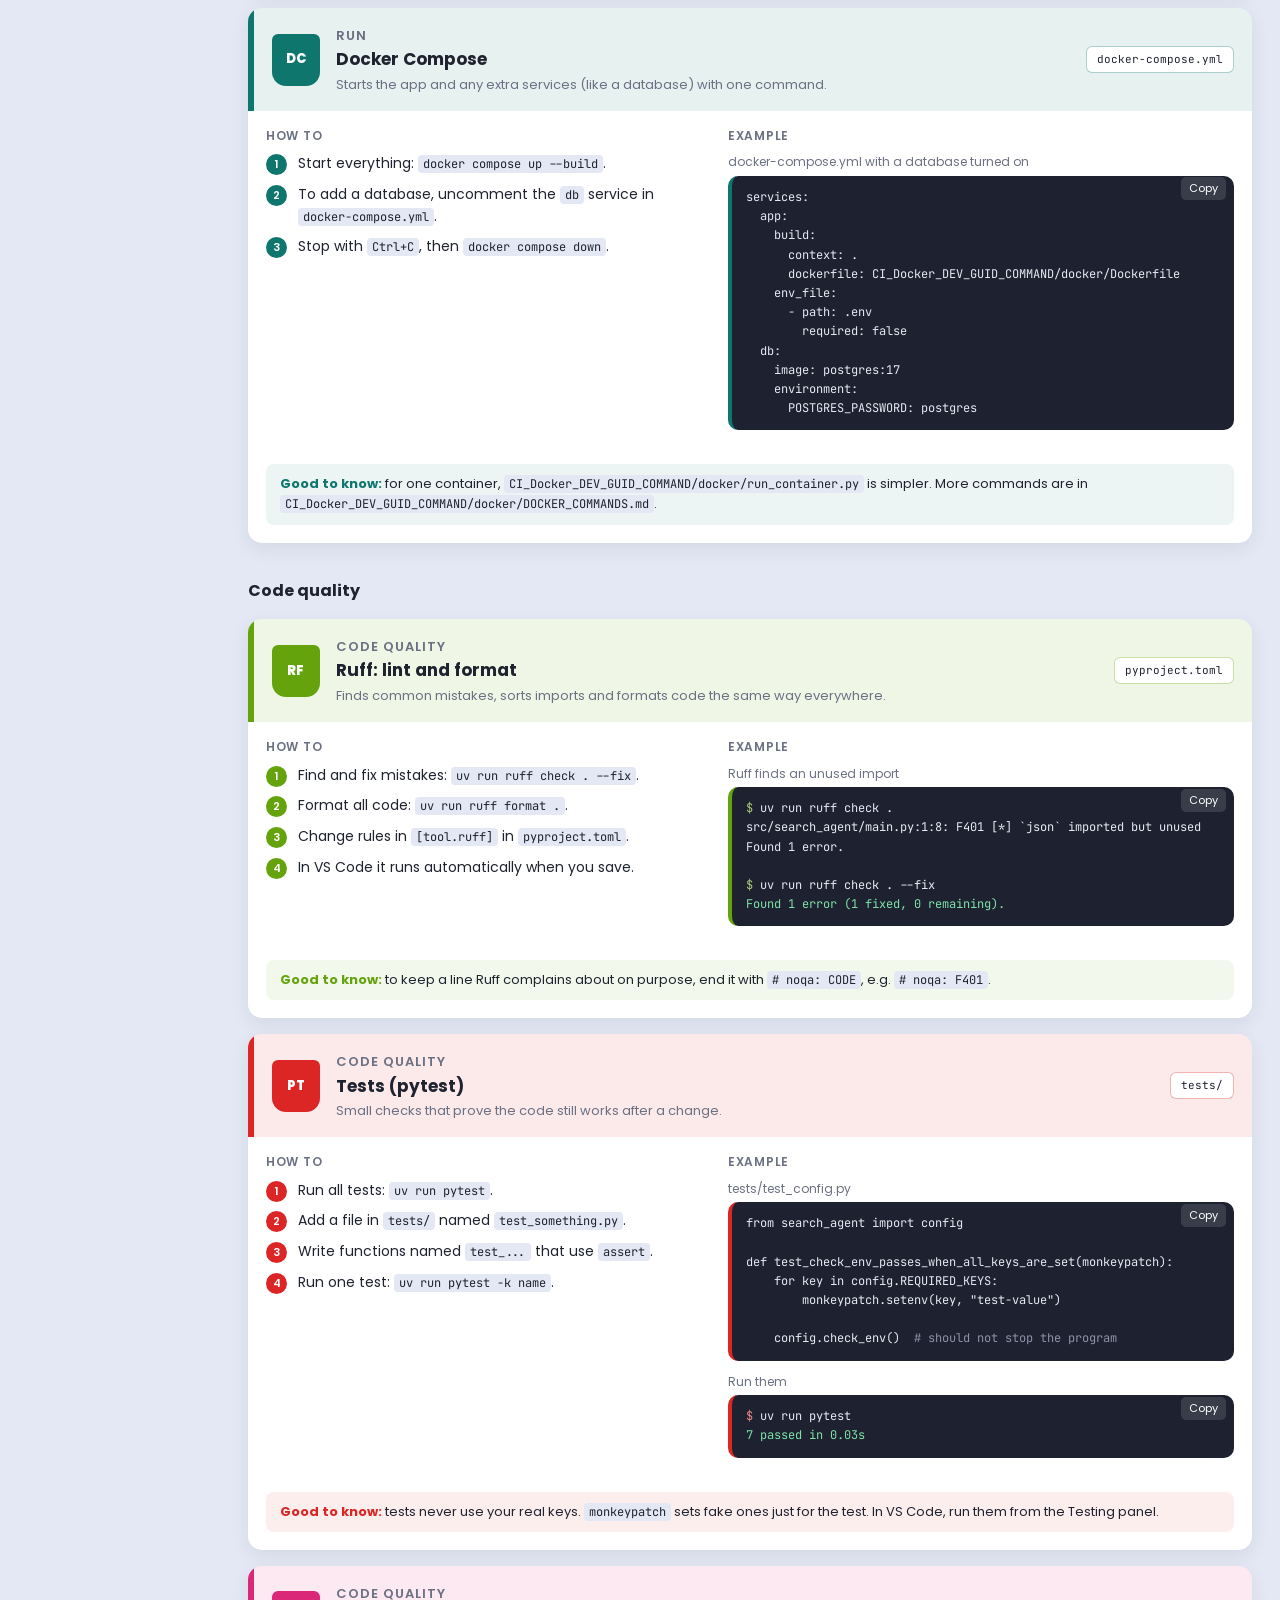
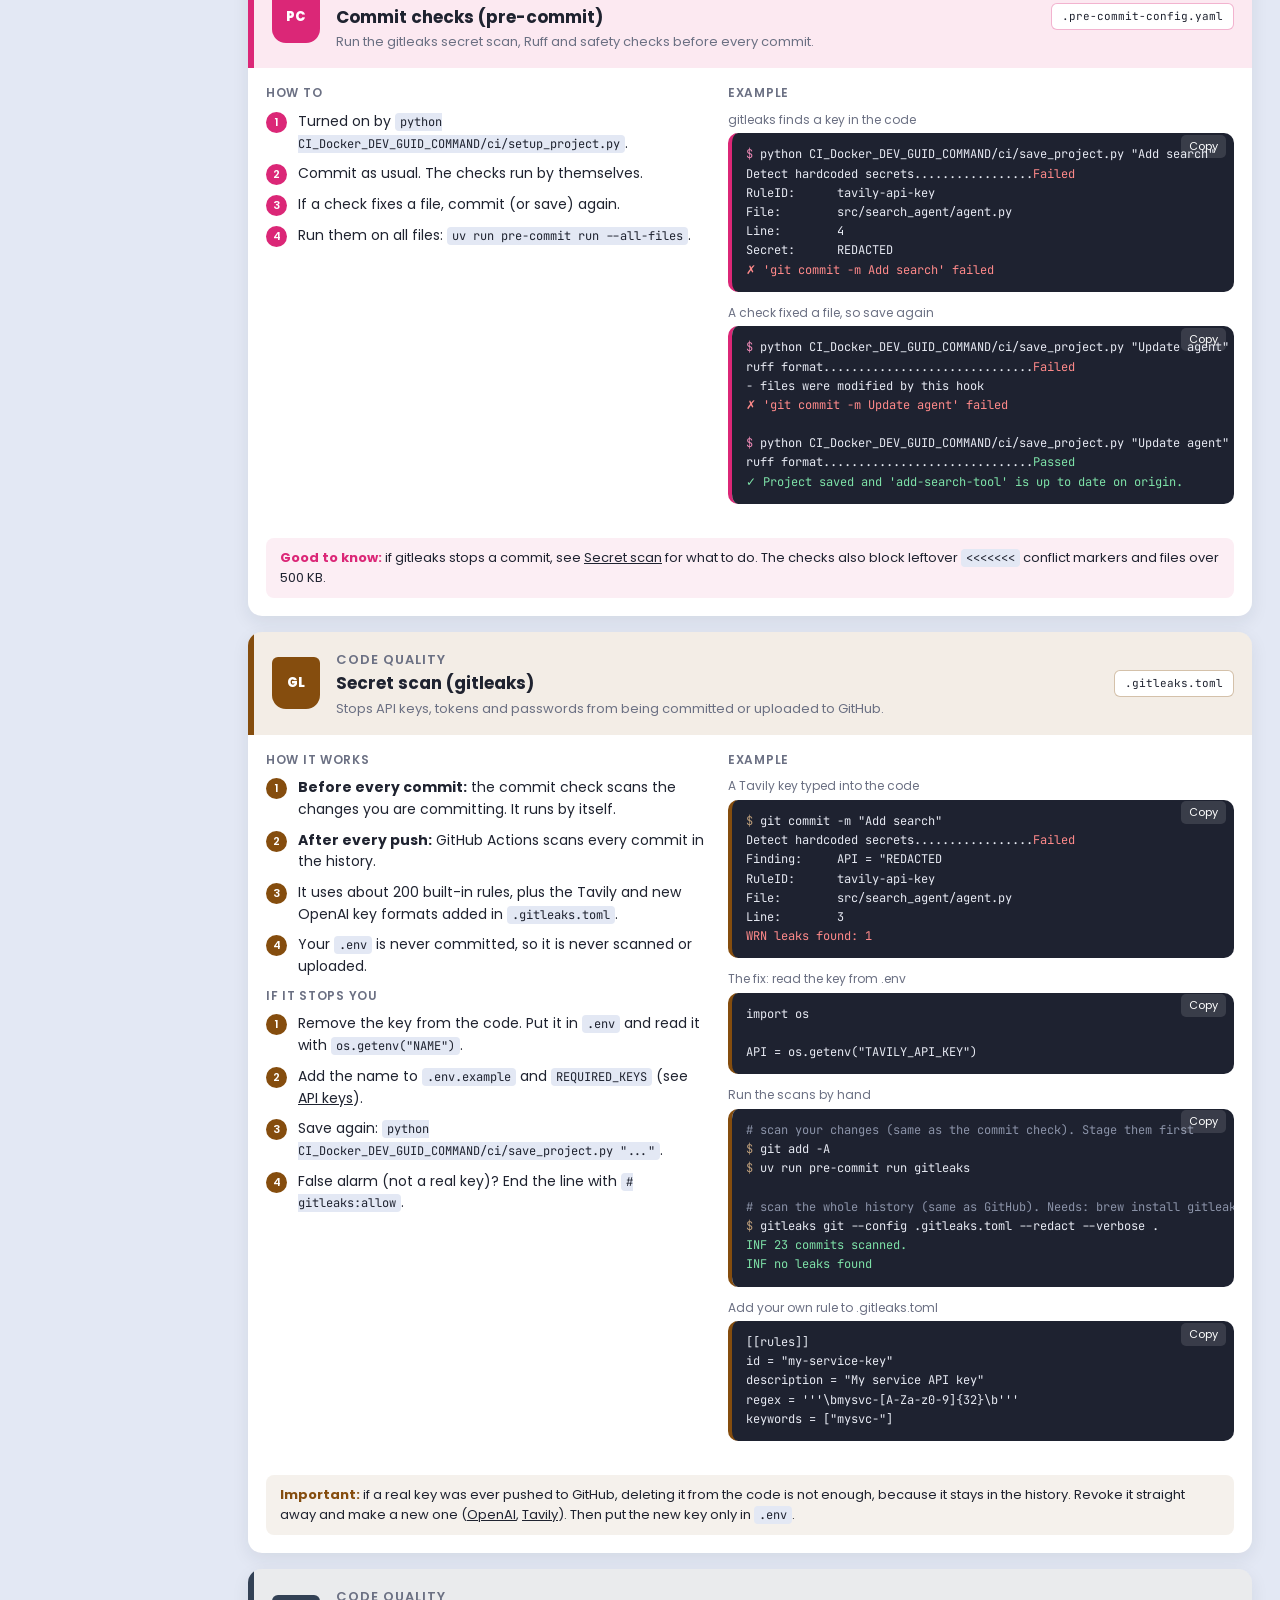
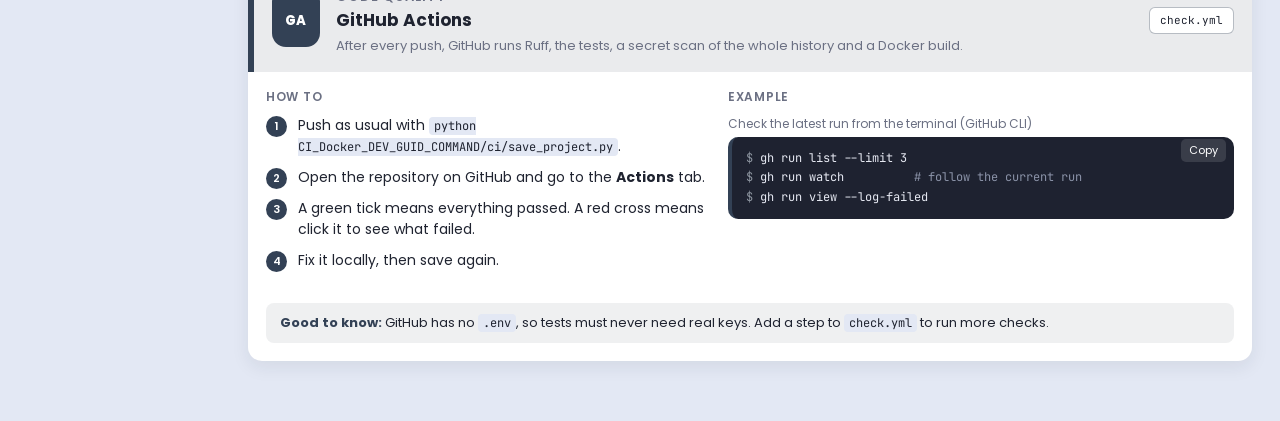
<file: CI_Docker_DEV_GUID_COMMAND/dev_guide/index.html>
<!doctype html>
<html lang="en">
<head>
  <meta charset="utf-8">
  <meta name="viewport" content="width=device-width, initial-scale=1">
  <title>Developer Guide</title>
  <meta name="description" content="How to set up, run, save and check the LangChain search agent project.">
  <link rel="preconnect" href="https://fonts.googleapis.com">
  <link rel="preconnect" href="https://fonts.gstatic.com" crossorigin>
  <link href="https://fonts.googleapis.com/css2?family=Poppins:wght@400;500;600;700;800&family=JetBrains+Mono:wght@400;500&display=swap" rel="stylesheet">
  <link rel="stylesheet" href="styles.css">
</head>
<body>
<div class="app">

  <!-- ================= Sidebar ================= -->
  <aside class="sidebar">
    <a class="logo" href="#top">
      <span class="logo-mark">&lt;/&gt;</span>
      <span>DEV GUIDE</span>
    </a>

    <nav class="nav" aria-label="Guide sections">
      <a href="#top"><span class="dot" style="--c: var(--brand)"></span>Overview</a>

      <p class="nav-label">Start here</p>
      <a href="#setup"><span class="dot" style="--c: var(--setup)"></span>Setup</a>
      <a href="#code"><span class="dot" style="--c: var(--code)"></span>Project code</a>
      <a href="#env"><span class="dot" style="--c: var(--env)"></span>API keys (.env)</a>
      <a href="#config"><span class="dot" style="--c: var(--config)"></span>Settings</a>

      <p class="nav-label">Daily Git</p>
      <a href="#branch"><span class="dot" style="--c: var(--branch)"></span>New branch</a>
      <a href="#save"><span class="dot" style="--c: var(--save)"></span>Save work</a>

      <p class="nav-label">Run</p>
      <a href="#uv"><span class="dot" style="--c: var(--uv)"></span>uv packages</a>
      <a href="#docker"><span class="dot" style="--c: var(--docker)"></span>Docker</a>
      <a href="#compose"><span class="dot" style="--c: var(--compose)"></span>Compose</a>

      <p class="nav-label">Code quality</p>
      <a href="#ruff"><span class="dot" style="--c: var(--ruff)"></span>Ruff</a>
      <a href="#tests"><span class="dot" style="--c: var(--tests)"></span>Tests</a>
      <a href="#precommit"><span class="dot" style="--c: var(--precommit)"></span>Commit checks</a>
      <a href="#gitleaks"><span class="dot" style="--c: var(--gitleaks)"></span>Secret scan</a>
      <a href="#actions"><span class="dot" style="--c: var(--actions)"></span>GitHub Actions</a>
    </nav>

    <div class="sidebar-foot">langchain_coures_V03</div>
  </aside>

  <!-- ================= Main ================= -->
  <main class="main" id="top">

    <div class="topbar">
      <h1>Quick start</h1>
      <span class="chip">Python 3.13 · uv · Docker</span>
    </div>

    <!-- Quick start cards -->
    <div class="quick">
      <div class="quick-card" style="--c: var(--setup)">
        <div class="icon">SET</div>
        <h3>Set up</h3>
        <p>First time on a computer.</p>
        <code>python CI_Docker_DEV_GUID_COMMAND/<wbr>ci/<wbr>setup_project.py</code>
        <a class="btn" href="#setup">Get started</a>
      </div>
      <div class="quick-card" style="--c: var(--branch)">
        <div class="icon">BR</div>
        <h3>New branch</h3>
        <p>Start a new piece of work.</p>
        <code>python CI_Docker_DEV_GUID_COMMAND/<wbr>ci/<wbr>create_branch.py my-feature</code>
        <a class="btn" href="#branch">Get started</a>
      </div>
      <div class="quick-card" style="--c: var(--save)">
        <div class="icon">SV</div>
        <h3>Save work</h3>
        <p>Commit and upload to GitHub.</p>
        <code>python CI_Docker_DEV_GUID_COMMAND/<wbr>ci/<wbr>save_project.py "What changed"</code>
        <a class="btn" href="#save">Get started</a>
      </div>
      <div class="quick-card" style="--c: var(--docker)">
        <div class="icon">DK</div>
        <h3>Run in Docker</h3>
        <p>Build the image and run it.</p>
        <code>python CI_Docker_DEV_GUID_COMMAND/<wbr>docker/<wbr>run_container.py --build</code>
        <a class="btn" href="#docker">Get started</a>
      </div>
    </div>

    <!-- Color legend -->
    <h2 class="section-title">Feature colors</h2>
    <p class="lead">Each feature keeps the same color everywhere in this guide.</p>
    <div class="legend">
      <a href="#setup" style="--c: var(--setup)"><span class="dot"></span>Setup</a>
      <a href="#code" style="--c: var(--code)"><span class="dot"></span>Project code</a>
      <a href="#env" style="--c: var(--env)"><span class="dot"></span>API keys</a>
      <a href="#config" style="--c: var(--config)"><span class="dot"></span>Settings</a>
      <a href="#branch" style="--c: var(--branch)"><span class="dot"></span>New branch</a>
      <a href="#save" style="--c: var(--save)"><span class="dot"></span>Save work</a>
      <a href="#uv" style="--c: var(--uv)"><span class="dot"></span>uv</a>
      <a href="#docker" style="--c: var(--docker)"><span class="dot"></span>Docker</a>
      <a href="#compose" style="--c: var(--compose)"><span class="dot"></span>Compose</a>
      <a href="#ruff" style="--c: var(--ruff)"><span class="dot"></span>Ruff</a>
      <a href="#tests" style="--c: var(--tests)"><span class="dot"></span>Tests</a>
      <a href="#precommit" style="--c: var(--precommit)"><span class="dot"></span>Commit checks</a>
      <a href="#gitleaks" style="--c: var(--gitleaks)"><span class="dot"></span>Secret scan</a>
      <a href="#actions" style="--c: var(--actions)"><span class="dot"></span>GitHub Actions</a>
    </div>

    <!-- Tabbed panel -->
    <h2 class="section-title">All features</h2>
    <div class="panel tabs">
      <input type="radio" name="tabs" id="tab-1" checked>
      <input type="radio" name="tabs" id="tab-2">
      <input type="radio" name="tabs" id="tab-3">
      <input type="radio" name="tabs" id="tab-4">

      <div class="tab-list" role="tablist">
        <label for="tab-1">Daily work</label>
        <label for="tab-2">Run in Docker</label>
        <label for="tab-3">Code quality</label>
        <label for="tab-4">Project files</label>
      </div>

      <div class="tab-page page-1">
        <div class="course" style="--c: var(--branch)">
          <h3>New branch</h3>
          <div class="file">CI_Docker_DEV_GUID_COMMAND/ci/create_branch.py</div>
          <p>Fresh branch from the latest main.</p>
          <div class="tile">BR</div>
          <a class="btn dark" href="#branch">how-to</a>
        </div>
        <div class="course" style="--c: var(--save)">
          <h3>Save work</h3>
          <div class="file">CI_Docker_DEV_GUID_COMMAND/ci/save_project.py</div>
          <p>Commit, sync and upload.</p>
          <div class="tile">SV</div>
          <a class="btn dark" href="#save">how-to</a>
        </div>
        <div class="course" style="--c: var(--uv)">
          <h3>uv packages</h3>
          <div class="file">pyproject.toml · uv.lock</div>
          <p>Add packages and run code.</p>
          <div class="tile">UV</div>
          <a class="btn dark" href="#uv">how-to</a>
        </div>
      </div>

      <div class="tab-page page-2">
        <div class="course" style="--c: var(--docker)">
          <h3>Docker</h3>
          <div class="file">CI_Docker_DEV_GUID_COMMAND/docker/</div>
          <p>Build the image, run a container.</p>
          <div class="tile">DK</div>
          <a class="btn dark" href="#docker">how-to</a>
        </div>
        <div class="course" style="--c: var(--compose)">
          <h3>Docker Compose</h3>
          <div class="file">docker-compose.yml</div>
          <p>Several containers, one command.</p>
          <div class="tile">DC</div>
          <a class="btn dark" href="#compose">how-to</a>
        </div>
      </div>

      <div class="tab-page page-3">
        <div class="course" style="--c: var(--ruff)">
          <h3>Ruff</h3>
          <div class="file">pyproject.toml [tool.ruff]</div>
          <p>Find mistakes, format code.</p>
          <div class="tile">RF</div>
          <a class="btn dark" href="#ruff">how-to</a>
        </div>
        <div class="course" style="--c: var(--tests)">
          <h3>Tests</h3>
          <div class="file">tests/</div>
          <p>Check the code still works.</p>
          <div class="tile">PT</div>
          <a class="btn dark" href="#tests">how-to</a>
        </div>
        <div class="course" style="--c: var(--precommit)">
          <h3>Commit checks</h3>
          <div class="file">.pre-commit-config.yaml</div>
          <p>Run before every commit.</p>
          <div class="tile">PC</div>
          <a class="btn dark" href="#precommit">how-to</a>
        </div>
        <div class="course" style="--c: var(--gitleaks)">
          <h3>Secret scan</h3>
          <div class="file">.gitleaks.toml</div>
          <p>Stops API keys reaching GitHub.</p>
          <div class="tile">GL</div>
          <a class="btn dark" href="#gitleaks">how-to</a>
        </div>
        <div class="course" style="--c: var(--actions)">
          <h3>GitHub Actions</h3>
          <div class="file">.github/workflows/check.yml</div>
          <p>Checks on GitHub after every push.</p>
          <div class="tile">GA</div>
          <a class="btn dark" href="#actions">how-to</a>
        </div>
      </div>

      <div class="tab-page page-4">
        <div class="course" style="--c: var(--setup)">
          <h3>Setup</h3>
          <div class="file">CI_Docker_DEV_GUID_COMMAND/ci/setup_project.py</div>
          <p>One command for a new computer.</p>
          <div class="tile">SET</div>
          <a class="btn dark" href="#setup">how-to</a>
        </div>
        <div class="course" style="--c: var(--code)">
          <h3>Project code</h3>
          <div class="file">src/search_agent/</div>
          <p>The program itself.</p>
          <div class="tile">SRC</div>
          <a class="btn dark" href="#code">how-to</a>
        </div>
        <div class="course" style="--c: var(--env)">
          <h3>API keys</h3>
          <div class="file">.env · .env.example</div>
          <p>OpenAI and Tavily keys.</p>
          <div class="tile">ENV</div>
          <a class="btn dark" href="#env">how-to</a>
        </div>
        <div class="course" style="--c: var(--config)">
          <h3>Settings</h3>
          <div class="file">project_config.py</div>
          <p>Settings for the Git and Docker scripts.</p>
          <div class="tile">CFG</div>
          <a class="btn dark" href="#config">how-to</a>
        </div>
      </div>
    </div>

    <!-- ================= Guides: Start here ================= -->
    <h2 class="group-title">Start here</h2>

    <section class="guide" id="setup" style="--c: var(--setup)">
      <header class="guide-head">
        <div class="tile">SET</div>
        <div>
          <p class="eyebrow">Start here</p>
          <h2>Set up the project</h2>
          <p>Installs Python and packages, turns on commit checks and creates <code>.env</code>.</p>
        </div>
        <a class="path" href="../ci/setup_project.py">CI_Docker_DEV_GUID_COMMAND/ci/setup_project.py</a>
      </header>
      <div class="guide-body">
        <div>
          <h3>How to</h3>
          <ol class="steps">
            <li>Install <a href="https://docs.astral.sh/uv/getting-started/installation/">uv</a> and git.</li>
            <li>Clone the project and open its folder.</li>
            <li>Run <code>python CI_Docker_DEV_GUID_COMMAND/ci/setup_project.py</code> (use <code>python3</code> on macOS if needed).</li>
            <li>Open <code>.env</code> and fill in any keys it says are empty.</li>
            <li>Run the project with <code>uv run search-agent</code>.</li>
          </ol>
        </div>
        <div>
          <h3>Example</h3>
          <div class="example">
            <span class="label">First time on a new computer</span>
            <pre><code><span class="p">$</span> python CI_Docker_DEV_GUID_COMMAND/ci/setup_project.py
→ Checking that uv is installed
→ Installing Python and packages (uv sync)
→ Turning on the checks that run before every commit (pre-commit)
→ Creating .env from .env.example
<span class="o">✓ Setup done, but these keys in .env are still empty:</span>
    OPENAI_API_KEY
    TAVILY_API_KEY</code></pre>
          </div>
        </div>
        <p class="tip"><strong>Good to know:</strong> it's safe to run again at any time, because it never overwrites your <code>.env</code>. In VS Code, accept the suggested extensions (Python, Ruff, Docker) so code is formatted when you save.</p>
      </div>
    </section>

    <section class="guide" id="code" style="--c: var(--code)">
      <header class="guide-head">
        <div class="tile">SRC</div>
        <div>
          <p class="eyebrow">Start here</p>
          <h2>Project code (src/search_agent)</h2>
          <p>The program lives in one package. Everything outside <code>src/</code> only helps you build, test and ship it.</p>
        </div>
        <a class="path" href="../../src/search_agent/">src/search_agent/</a>
      </header>
      <div class="guide-body">
        <div>
          <h3>How to</h3>
          <ol class="steps">
            <li>Run the program: <code>uv run search-agent</code> (or <code>uv run python -m search_agent</code>).</li>
            <li>The program starts in <code>main()</code> in <code>main.py</code>. API keys are checked in <code>config.py</code>.</li>
            <li>Add new code as a new file in <code>src/search_agent/</code>, e.g. <code>tools.py</code>.</li>
            <li>Import it by the package name: <code>from search_agent.tools import ...</code>.</li>
            <li>Add a test for it in <code>tests/</code>.</li>
          </ol>
        </div>
        <div>
          <h3>Example</h3>
          <div class="example">
            <span class="label">src/search_agent/</span>
            <pre><code>__init__.py   <span class="c"># marks the folder as a package</span>
__main__.py   <span class="c"># makes "python -m search_agent" work</span>
config.py     <span class="c"># loads .env, checks the API keys</span>
main.py       <span class="c"># starting point: main()</span></code></pre>
          </div>
          <div class="example">
            <span class="label">src/search_agent/main.py</span>
            <pre><code>from search_agent.config import check_env


def main() -&gt; None:
    check_env()
    print("hello world!")</code></pre>
          </div>
        </div>
        <p class="tip"><strong>Good to know:</strong> <code>uv sync</code> installs the package into <code>.venv</code>, so changes to the code are picked up straight away. The <code>search-agent</code> command is set in <code>[project.scripts]</code> in <code>pyproject.toml</code>. Run <code>uv sync</code> again if you change it.</p>
      </div>
    </section>

    <section class="guide" id="env" style="--c: var(--env)">
      <header class="guide-head">
        <div class="tile">ENV</div>
        <div>
          <p class="eyebrow">Start here</p>
          <h2>API keys (.env)</h2>
          <p>Your secret keys. Never uploaded to GitHub, never built into the Docker image.</p>
        </div>
        <a class="path" href="../../.env.example">.env.example</a>
      </header>
      <div class="guide-body">
        <div>
          <h3>How to add a new key</h3>
          <ol class="steps">
            <li>Add the key with an empty value to <code>.env.example</code>.</li>
            <li>Add the same name to <code>REQUIRED_KEYS</code> in <code>src/search_agent/config.py</code>.</li>
            <li>Put the real value in your own <code>.env</code>.</li>
            <li>Run <code>uv run pytest</code>. A test checks that the two lists match.</li>
          </ol>
        </div>
        <div>
          <h3>Example</h3>
          <div class="example">
            <span class="label">.env.example (uploaded, no values)</span>
            <pre><code>OPENAI_API_KEY=
TAVILY_API_KEY=</code></pre>
          </div>
          <div class="example">
            <span class="label">When a key is missing</span>
            <pre><code><span class="p">$</span> uv run search-agent
<span class="e">✗ Missing keys: OPENAI_API_KEY</span>
  Add them to .env (see .env.example), or run: python CI_Docker_DEV_GUID_COMMAND/ci/setup_project.py</code></pre>
          </div>
        </div>
        <p class="tip"><strong>Good to know:</strong> <code>save_project.py</code> refuses to commit <code>.env</code>, <code>*.pem</code>, <code>*.key</code> and other secret files (see <code>BLOCKED_FILES</code>).</p>
      </div>
    </section>

    <section class="guide" id="config" style="--c: var(--config)">
      <header class="guide-head">
        <div class="tile">CFG</div>
        <div>
          <p class="eyebrow">Start here</p>
          <h2>Settings (project_config.py)</h2>
          <p>One file for every setting used by the scripts in <code>CI_Docker_DEV_GUID_COMMAND/ci/</code> and <code>CI_Docker_DEV_GUID_COMMAND/docker/</code>.</p>
        </div>
        <a class="path" href="../../project_config.py">project_config.py</a>
      </header>
      <div class="guide-body">
        <div>
          <h3>How to</h3>
          <ol class="steps">
            <li>Open <code>project_config.py</code> in the main folder.</li>
            <li>Change a value, e.g. <code>BRANCH_PREFIX = "feature/"</code>.</li>
            <li>Save. The scripts read it the next time they run.</li>
            <li>Check the current values with any script's <code>--help</code>.</li>
          </ol>
        </div>
        <div>
          <h3>Example</h3>
          <div class="example">
            <span class="label">project_config.py</span>
            <pre><code><span class="c"># Git and GitHub (CI_Docker_DEV_GUID_COMMAND/ci/ scripts)</span>
MAIN_BRANCH = "main"
BRANCH_PREFIX = "feature/"   <span class="c"># my-idea -&gt; feature/my-idea</span>
SYNC_WITH_MAIN = False

<span class="c"># Docker (CI_Docker_DEV_GUID_COMMAND/docker/ scripts)</span>
IMAGE_NAME = "langchain-coures-v03"
PORTS = ["8000:8000"]        <span class="c"># for a web API</span></code></pre>
          </div>
        </div>
        <p class="tip"><strong>Good to know:</strong> to reuse the scripts in another project, copy the <code>CI_Docker_DEV_GUID_COMMAND/</code> folder and <code>project_config.py</code> into its main folder together.</p>
      </div>
    </section>

    <!-- ================= Guides: Daily Git ================= -->
    <h2 class="group-title">Daily Git</h2>

    <section class="guide" id="branch" style="--c: var(--branch)">
      <header class="guide-head">
        <div class="tile">BR</div>
        <div>
          <p class="eyebrow">Daily Git</p>
          <h2>Create a new branch</h2>
          <p>Gets the latest main, creates your branch from it and uploads it to GitHub.</p>
        </div>
        <a class="path" href="../ci/create_branch.py">CI_Docker_DEV_GUID_COMMAND/ci/create_branch.py</a>
      </header>
      <div class="guide-body">
        <div>
          <h3>How to</h3>
          <ol class="steps">
            <li>Save or commit your current work first.</li>
            <li>Run <code>python CI_Docker_DEV_GUID_COMMAND/ci/create_branch.py &lt;name&gt;</code>.</li>
            <li>Use a short name with no spaces, e.g. <code>add-search-tool</code>.</li>
            <li>You are now on the new branch. Start working.</li>
          </ol>
        </div>
        <div>
          <h3>Example</h3>
          <div class="example">
            <span class="label">Start new work</span>
            <pre><code><span class="p">$</span> python CI_Docker_DEV_GUID_COMMAND/ci/create_branch.py add-search-tool
→ Switching to main
→ Getting the latest main from origin
→ Creating branch add-search-tool
→ Uploading add-search-tool to origin
<span class="o">✓ Branch 'add-search-tool' created and uploaded. You are now on it.</span></code></pre>
          </div>
        </div>
        <p class="tip"><strong>Good to know:</strong> run it with no name and it asks you for one. Run <code>python CI_Docker_DEV_GUID_COMMAND/ci/create_branch.py --help</code> for every option.</p>
      </div>
    </section>

    <section class="guide" id="save" style="--c: var(--save)">
      <header class="guide-head">
        <div class="tile">SV</div>
        <div>
          <p class="eyebrow">Daily Git</p>
          <h2>Save your work</h2>
          <p>Commits every change, gets other people's changes and uploads your branch.</p>
        </div>
        <a class="path" href="../ci/save_project.py">CI_Docker_DEV_GUID_COMMAND/ci/save_project.py</a>
      </header>
      <div class="guide-body">
        <div>
          <h3>How to</h3>
          <ol class="steps">
            <li>Run <code>python CI_Docker_DEV_GUID_COMMAND/ci/save_project.py "What you changed"</code>, as often as you like.</li>
            <li>If the commit checks fix a file, the save stops. Run the same command again.</li>
            <li>When the work is done, add <code>--main</code> to also update main.</li>
            <li>On a conflict, fix the files Git lists, run the command it prints, then save again.</li>
          </ol>
        </div>
        <div>
          <h3>Example</h3>
          <div class="example">
            <span class="label">Save during the day</span>
            <pre><code><span class="p">$</span> python CI_Docker_DEV_GUID_COMMAND/ci/save_project.py "Add Tavily search tool"
→ Staging all changes
→ Committing: Add Tavily search tool
→ Uploading add-search-tool to origin
<span class="o">✓ Project saved and 'add-search-tool' is up to date on origin.</span></code></pre>
          </div>
          <div class="example">
            <span class="label">Finished: also move main forward</span>
            <pre><code><span class="p">$</span> python CI_Docker_DEV_GUID_COMMAND/ci/save_project.py "Finish search tool" --main</code></pre>
          </div>
        </div>
        <p class="tip"><strong>Good to know:</strong> <code>--main</code> never overwrites main. If main has commits your branch doesn't, it stops and tells you to merge main first.</p>
      </div>
    </section>

    <!-- ================= Guides: Run ================= -->
    <h2 class="group-title">Run</h2>

    <section class="guide" id="uv" style="--c: var(--uv)">
      <header class="guide-head">
        <div class="tile">UV</div>
        <div>
          <p class="eyebrow">Run</p>
          <h2>Packages and running code (uv)</h2>
          <p>uv installs Python and the exact package versions in <code>uv.lock</code>.</p>
        </div>
        <a class="path" href="../Git_Gh_UV_ENV_COMMANDS/UV_COMMANDS.md">UV_COMMANDS.md</a>
      </header>
      <div class="guide-body">
        <div>
          <h3>How to</h3>
          <ol class="steps">
            <li>Run the project: <code>uv run search-agent</code>.</li>
            <li>Add a package: <code>uv add &lt;package&gt;</code>.</li>
            <li>Add a tool only for development: <code>uv add --dev &lt;package&gt;</code>.</li>
            <li>After pulling someone else's changes: <code>uv sync</code>.</li>
            <li>After adding packages, rebuild Docker with <code>--build</code>.</li>
          </ol>
        </div>
        <div>
          <h3>Example</h3>
          <div class="example">
            <span class="label">Add a package and use it</span>
            <pre><code><span class="p">$</span> uv add langchain-community
<span class="p">$</span> uv run search-agent
hello world!

<span class="p">$</span> uv remove langchain-community   <span class="c"># undo</span>
<span class="p">$</span> uv tree                         <span class="c"># see what's installed</span></code></pre>
          </div>
        </div>
        <p class="tip"><strong>Good to know:</strong> with <code>uv run</code> you don't need to activate <code>.venv</code>. Always commit <code>uv.lock</code> so everyone gets the same versions.</p>
      </div>
    </section>

    <section class="guide" id="docker" style="--c: var(--docker)">
      <header class="guide-head">
        <div class="tile">DK</div>
        <div>
          <p class="eyebrow">Run</p>
          <h2>Docker</h2>
          <p>Builds the project into an image and runs it in a container with your <code>.env</code> keys.</p>
        </div>
        <a class="path" href="../docker/README.md">CI_Docker_DEV_GUID_COMMAND/docker/</a>
      </header>
      <div class="guide-body">
        <div>
          <h3>How to</h3>
          <ol class="steps">
            <li>Open Docker Desktop and wait until it's running.</li>
            <li>Run <code>python CI_Docker_DEV_GUID_COMMAND/docker/run_container.py --build</code>.</li>
            <li>After changing code or packages, use <code>--build</code> again.</li>
            <li>To look around inside: <code>python CI_Docker_DEV_GUID_COMMAND/docker/run_container.py bash</code>.</li>
          </ol>
        </div>
        <div>
          <h3>Example</h3>
          <div class="example">
            <span class="label">Build and run</span>
            <pre><code><span class="p">$</span> python CI_Docker_DEV_GUID_COMMAND/docker/run_container.py --build
→ Building langchain-coures-v03:latest
→ Running search-agent in langchain-coures-v03:latest
hello world!</code></pre>
          </div>
          <div class="example">
            <span class="label">Build only</span>
            <pre><code><span class="p">$</span> python CI_Docker_DEV_GUID_COMMAND/docker/build_image.py
<span class="p">$</span> python CI_Docker_DEV_GUID_COMMAND/docker/build_image.py --no-cache   <span class="c"># from scratch</span></code></pre>
          </div>
        </div>
        <p class="tip"><strong>Good to know:</strong> the image holds the code as it was when you built it. The container is removed when it stops, and the image stays.</p>
      </div>
    </section>

    <section class="guide" id="compose" style="--c: var(--compose)">
      <header class="guide-head">
        <div class="tile">DC</div>
        <div>
          <p class="eyebrow">Run</p>
          <h2>Docker Compose</h2>
          <p>Starts the app and any extra services (like a database) with one command.</p>
        </div>
        <a class="path" href="../../docker-compose.yml">docker-compose.yml</a>
      </header>
      <div class="guide-body">
        <div>
          <h3>How to</h3>
          <ol class="steps">
            <li>Start everything: <code>docker compose up --build</code>.</li>
            <li>To add a database, uncomment the <code>db</code> service in <code>docker-compose.yml</code>.</li>
            <li>Stop with <code>Ctrl+C</code>, then <code>docker compose down</code>.</li>
          </ol>
        </div>
        <div>
          <h3>Example</h3>
          <div class="example">
            <span class="label">docker-compose.yml with a database turned on</span>
            <pre><code>services:
  app:
    build:
      context: .
      dockerfile: CI_Docker_DEV_GUID_COMMAND/docker/Dockerfile
    env_file:
      - path: .env
        required: false
  db:
    image: postgres:17
    environment:
      POSTGRES_PASSWORD: postgres</code></pre>
          </div>
        </div>
        <p class="tip"><strong>Good to know:</strong> for one container, <code>CI_Docker_DEV_GUID_COMMAND/docker/run_container.py</code> is simpler. More commands are in <code>CI_Docker_DEV_GUID_COMMAND/docker/DOCKER_COMMANDS.md</code>.</p>
      </div>
    </section>

    <!-- ================= Guides: Code quality ================= -->
    <h2 class="group-title">Code quality</h2>

    <section class="guide" id="ruff" style="--c: var(--ruff)">
      <header class="guide-head">
        <div class="tile">RF</div>
        <div>
          <p class="eyebrow">Code quality</p>
          <h2>Ruff: lint and format</h2>
          <p>Finds common mistakes, sorts imports and formats code the same way everywhere.</p>
        </div>
        <a class="path" href="../../pyproject.toml">pyproject.toml</a>
      </header>
      <div class="guide-body">
        <div>
          <h3>How to</h3>
          <ol class="steps">
            <li>Find and fix mistakes: <code>uv run ruff check . --fix</code>.</li>
            <li>Format all code: <code>uv run ruff format .</code>.</li>
            <li>Change rules in <code>[tool.ruff]</code> in <code>pyproject.toml</code>.</li>
            <li>In VS Code it runs automatically when you save.</li>
          </ol>
        </div>
        <div>
          <h3>Example</h3>
          <div class="example">
            <span class="label">Ruff finds an unused import</span>
            <pre><code><span class="p">$</span> uv run ruff check .
src/search_agent/main.py:1:8: F401 [*] `json` imported but unused
Found 1 error.

<span class="p">$</span> uv run ruff check . --fix
<span class="o">Found 1 error (1 fixed, 0 remaining).</span></code></pre>
          </div>
        </div>
        <p class="tip"><strong>Good to know:</strong> to keep a line Ruff complains about on purpose, end it with <code># noqa: CODE</code>, e.g. <code># noqa: F401</code>.</p>
      </div>
    </section>

    <section class="guide" id="tests" style="--c: var(--tests)">
      <header class="guide-head">
        <div class="tile">PT</div>
        <div>
          <p class="eyebrow">Code quality</p>
          <h2>Tests (pytest)</h2>
          <p>Small checks that prove the code still works after a change.</p>
        </div>
        <a class="path" href="../../tests/">tests/</a>
      </header>
      <div class="guide-body">
        <div>
          <h3>How to</h3>
          <ol class="steps">
            <li>Run all tests: <code>uv run pytest</code>.</li>
            <li>Add a file in <code>tests/</code> named <code>test_something.py</code>.</li>
            <li>Write functions named <code>test_...</code> that use <code>assert</code>.</li>
            <li>Run one test: <code>uv run pytest -k name</code>.</li>
          </ol>
        </div>
        <div>
          <h3>Example</h3>
          <div class="example">
            <span class="label">tests/test_config.py</span>
            <pre><code>from search_agent import config

def test_check_env_passes_when_all_keys_are_set(monkeypatch):
    for key in config.REQUIRED_KEYS:
        monkeypatch.setenv(key, "test-value")

    config.check_env()  <span class="c"># should not stop the program</span></code></pre>
          </div>
          <div class="example">
            <span class="label">Run them</span>
            <pre><code><span class="p">$</span> uv run pytest
<span class="o">7 passed in 0.03s</span></code></pre>
          </div>
        </div>
        <p class="tip"><strong>Good to know:</strong> tests never use your real keys. <code>monkeypatch</code> sets fake ones just for the test. In VS Code, run them from the Testing panel.</p>
      </div>
    </section>

    <section class="guide" id="precommit" style="--c: var(--precommit)">
      <header class="guide-head">
        <div class="tile">PC</div>
        <div>
          <p class="eyebrow">Code quality</p>
          <h2>Commit checks (pre-commit)</h2>
          <p>Run the gitleaks secret scan, Ruff and safety checks before every commit.</p>
        </div>
        <a class="path" href="../../.pre-commit-config.yaml">.pre-commit-config.yaml</a>
      </header>
      <div class="guide-body">
        <div>
          <h3>How to</h3>
          <ol class="steps">
            <li>Turned on by <code>python CI_Docker_DEV_GUID_COMMAND/ci/setup_project.py</code>.</li>
            <li>Commit as usual. The checks run by themselves.</li>
            <li>If a check fixes a file, commit (or save) again.</li>
            <li>Run them on all files: <code>uv run pre-commit run --all-files</code>.</li>
          </ol>
        </div>
        <div>
          <h3>Example</h3>
          <div class="example">
            <span class="label">gitleaks finds a key in the code</span>
            <pre><code><span class="p">$</span> python CI_Docker_DEV_GUID_COMMAND/ci/save_project.py "Add search"
Detect hardcoded secrets.................<span class="e">Failed</span>
RuleID:      tavily-api-key
File:        src/search_agent/agent.py
Line:        4
Secret:      REDACTED
<span class="e">✗ 'git commit -m Add search' failed</span></code></pre>
          </div>
          <div class="example">
            <span class="label">A check fixed a file, so save again</span>
            <pre><code><span class="p">$</span> python CI_Docker_DEV_GUID_COMMAND/ci/save_project.py "Update agent"
ruff format..............................<span class="e">Failed</span>
- files were modified by this hook
<span class="e">✗ 'git commit -m Update agent' failed</span>

<span class="p">$</span> python CI_Docker_DEV_GUID_COMMAND/ci/save_project.py "Update agent"
ruff format..............................<span class="o">Passed</span>
<span class="o">✓ Project saved and 'add-search-tool' is up to date on origin.</span></code></pre>
          </div>
        </div>
        <p class="tip"><strong>Good to know:</strong> if gitleaks stops a commit, see <a href="#gitleaks">Secret scan</a> for what to do. The checks also block leftover <code>&lt;&lt;&lt;&lt;&lt;&lt;&lt;</code> conflict markers and files over 500 KB.</p>
      </div>
    </section>

    <section class="guide" id="gitleaks" style="--c: var(--gitleaks)">
      <header class="guide-head">
        <div class="tile">GL</div>
        <div>
          <p class="eyebrow">Code quality</p>
          <h2>Secret scan (gitleaks)</h2>
          <p>Stops API keys, tokens and passwords from being committed or uploaded to GitHub.</p>
        </div>
        <a class="path" href="../../.gitleaks.toml">.gitleaks.toml</a>
      </header>
      <div class="guide-body">
        <div>
          <h3>How it works</h3>
          <ol class="steps">
            <li><strong>Before every commit:</strong> the commit check scans the changes you are committing. It runs by itself.</li>
            <li><strong>After every push:</strong> GitHub Actions scans every commit in the history.</li>
            <li>It uses about 200 built-in rules, plus the Tavily and new OpenAI key formats added in <code>.gitleaks.toml</code>.</li>
            <li>Your <code>.env</code> is never committed, so it is never scanned or uploaded.</li>
          </ol>
          <h3>If it stops you</h3>
          <ol class="steps">
            <li>Remove the key from the code. Put it in <code>.env</code> and read it with <code>os.getenv("NAME")</code>.</li>
            <li>Add the name to <code>.env.example</code> and <code>REQUIRED_KEYS</code> (see <a href="#env">API keys</a>).</li>
            <li>Save again: <code>python CI_Docker_DEV_GUID_COMMAND/ci/save_project.py "..."</code>.</li>
            <li>False alarm (not a real key)? End the line with <code># gitleaks:allow</code>.</li>
          </ol>
        </div>
        <div>
          <h3>Example</h3>
          <div class="example">
            <span class="label">A Tavily key typed into the code</span>
            <pre><code><span class="p">$</span> git commit -m "Add search"
Detect hardcoded secrets.................<span class="e">Failed</span>
Finding:     API = "REDACTED
RuleID:      tavily-api-key
File:        src/search_agent/agent.py
Line:        3
<span class="e">WRN leaks found: 1</span></code></pre>
          </div>
          <div class="example">
            <span class="label">The fix: read the key from .env</span>
            <pre><code>import os

API = os.getenv("TAVILY_API_KEY")</code></pre>
          </div>
          <div class="example">
            <span class="label">Run the scans by hand</span>
            <pre><code><span class="c"># scan your changes (same as the commit check). Stage them first</span>
<span class="p">$</span> git add -A
<span class="p">$</span> uv run pre-commit run gitleaks

<span class="c"># scan the whole history (same as GitHub). Needs: brew install gitleaks</span>
<span class="p">$</span> gitleaks git --config .gitleaks.toml --redact --verbose .
<span class="o">INF 23 commits scanned.</span>
<span class="o">INF no leaks found</span></code></pre>
          </div>
          <div class="example">
            <span class="label">Add your own rule to .gitleaks.toml</span>
            <pre><code>[[rules]]
id = "my-service-key"
description = "My service API key"
regex = '''\bmysvc-[A-Za-z0-9]{32}\b'''
keywords = ["mysvc-"]</code></pre>
          </div>
        </div>
        <p class="tip"><strong>Important:</strong> if a real key was ever pushed to GitHub, deleting it from the code is not enough, because it stays in the history. Revoke it straight away and make a new one (<a href="https://platform.openai.com/api-keys">OpenAI</a>, <a href="https://app.tavily.com/">Tavily</a>). Then put the new key only in <code>.env</code>.</p>
      </div>
    </section>

    <section class="guide" id="actions" style="--c: var(--actions)">
      <header class="guide-head">
        <div class="tile">GA</div>
        <div>
          <p class="eyebrow">Code quality</p>
          <h2>GitHub Actions</h2>
          <p>After every push, GitHub runs Ruff, the tests, a secret scan of the whole history and a Docker build.</p>
        </div>
        <a class="path" href="../../.github/workflows/check.yml">check.yml</a>
      </header>
      <div class="guide-body">
        <div>
          <h3>How to</h3>
          <ol class="steps">
            <li>Push as usual with <code>python CI_Docker_DEV_GUID_COMMAND/ci/save_project.py</code>.</li>
            <li>Open the repository on GitHub and go to the <strong>Actions</strong> tab.</li>
            <li>A green tick means everything passed. A red cross means click it to see what failed.</li>
            <li>Fix it locally, then save again.</li>
          </ol>
        </div>
        <div>
          <h3>Example</h3>
          <div class="example">
            <span class="label">Check the latest run from the terminal (GitHub CLI)</span>
            <pre><code><span class="p">$</span> gh run list --limit 3
<span class="p">$</span> gh run watch          <span class="c"># follow the current run</span>
<span class="p">$</span> gh run view --log-failed</code></pre>
          </div>
        </div>
        <p class="tip"><strong>Good to know:</strong> GitHub has no <code>.env</code>, so tests must never need real keys. Add a step to <code>check.yml</code> to run more checks.</p>
      </div>
    </section>

  </main>
</div>

<script src="script.js"></script>
</body>
</html>
</file>
<file: dev_guide/styles.css>
/* Developer guide dashboard
   Layout follows reference/dashboard-reference.png.
   Every project feature has its own color (see "Feature colors" below). */

/* ---------- Base colors ---------- */
:root {
  --bg: #e3e8f4;
  --frame: #c9cfe3;
  --surface: #ffffff;
  --card: #ecebeb;
  --text: #1f2330;
  --muted: #6b7083;
  --line: #e2e4ec;
  --code-bg: #1e2230;
  --code-text: #e6e9f2;
  --brand: #7c3aed;
  --shadow: 0 6px 18px rgba(31, 35, 48, 0.08);

  /* ---------- Feature colors (one per project feature) ---------- */
  --setup: #059669;    /* setup_project.py */
  --env: #d97706;      /* .env + .env.example */
  --config: #7c3aed;   /* project_config.py */
  --branch: #2563eb;   /* create_branch.py */
  --save: #ea580c;     /* save_project.py */
  --uv: #c026d3;       /* uv packages */
  --docker: #0891b2;   /* docker/ scripts */
  --compose: #0f766e;  /* docker-compose.yml */
  --ruff: #65a30d;     /* Ruff lint + format */
  --tests: #dc2626;    /* pytest */
  --precommit: #db2777;/* pre-commit hooks */
  --actions: #334155;  /* GitHub Actions */
}

@media (prefers-color-scheme: dark) {
  :root:not([data-theme="light"]) {
    --bg: #151823;
    --frame: #0d0f16;
    --surface: #1e2230;
    --card: #262b3b;
    --text: #e8eaf2;
    --muted: #9aa0b4;
    --line: #2f3547;
    --code-bg: #0f121a;
    --shadow: 0 6px 18px rgba(0, 0, 0, 0.35);
  }
}

* { box-sizing: border-box; }

html { scroll-behavior: smooth; }

body {
  margin: 0;
  font-family: "Poppins", system-ui, -apple-system, "Segoe UI", sans-serif;
  font-size: 14px;
  line-height: 1.55;
  color: var(--text);
  background: var(--frame);
}

a { color: inherit; }

code, pre { font-family: "JetBrains Mono", ui-monospace, SFMono-Regular, Menlo, monospace; }

/* ---------- App frame ---------- */
.app {
  display: grid;
  grid-template-columns: 220px minmax(0, 1fr);
  max-width: 1280px;
  min-height: 100vh;
  margin: 0 auto;
  background: var(--bg);
}

/* ---------- Sidebar ---------- */
.sidebar {
  position: sticky;
  top: 0;
  height: 100vh;
  display: flex;
  flex-direction: column;
  padding: 20px 14px;
  background: var(--surface);
  border-right: 1px solid var(--line);
}

.logo {
  display: flex;
  align-items: center;
  gap: 10px;
  margin: 0 6px 28px;
  font-weight: 700;
  letter-spacing: 0.04em;
  text-decoration: none;
}

.logo-mark {
  display: grid;
  place-items: center;
  width: 36px;
  height: 36px;
  border-radius: 50%;
  background: var(--brand);
  color: #fff;
  font-size: 13px;
}

.nav { display: flex; flex-direction: column; gap: 2px; }

.nav-label {
  margin: 14px 10px 4px;
  font-size: 11px;
  font-weight: 600;
  letter-spacing: 0.08em;
  text-transform: uppercase;
  color: var(--muted);
}

.nav a {
  display: flex;
  align-items: center;
  gap: 10px;
  padding: 7px 10px;
  border-radius: 8px;
  color: var(--muted);
  text-decoration: none;
  font-size: 13px;
}

.nav a:hover { background: var(--bg); color: var(--text); }

.dot {
  flex: none;
  width: 9px;
  height: 9px;
  border-radius: 50%;
  background: var(--c, var(--muted));
}

.sidebar-foot {
  margin-top: auto;
  padding: 10px;
  font-size: 12px;
  color: var(--muted);
}

/* ---------- Main area ---------- */
.main { padding: 22px 28px 60px; min-width: 0; }

.topbar {
  display: flex;
  align-items: center;
  justify-content: space-between;
  gap: 12px;
  margin-bottom: 16px;
}

.topbar h1 { margin: 0; font-size: 20px; }

.chip {
  padding: 4px 10px;
  border-radius: 999px;
  background: var(--surface);
  color: var(--muted);
  font-size: 12px;
  white-space: nowrap;
}

h2.section-title { margin: 30px 0 12px; font-size: 16px; }

.lead { margin: -6px 0 14px; color: var(--muted); }

/* ---------- Quick start cards (the "Skills" row) ---------- */
.quick {
  display: grid;
  grid-template-columns: repeat(auto-fit, minmax(190px, 1fr));
  gap: 16px;
}

.quick-card {
  display: flex;
  flex-direction: column;
  align-items: center;
  padding: 20px 16px;
  border-radius: 14px;
  background: var(--surface);
  box-shadow: var(--shadow);
  text-align: center;
  border-top: 4px solid var(--c);
}

.quick-card .icon {
  display: grid;
  place-items: center;
  width: 40px;
  height: 40px;
  margin-bottom: 8px;
  border-radius: 10px;
  background: color-mix(in srgb, var(--c) 14%, transparent);
  color: var(--c);
  font-weight: 700;
  font-size: 13px;
}

.quick-card h3 { margin: 0 0 4px; font-size: 15px; }

.quick-card p { margin: 0 0 14px; font-size: 12px; color: var(--muted); }

.quick-card code {
  display: block;
  margin-bottom: 14px;
  padding: 6px 8px;
  border-radius: 6px;
  background: var(--bg);
  font-size: 11px;
  white-space: nowrap;
  overflow-x: auto;
  max-width: 100%;
}

.btn {
  display: inline-block;
  margin-top: auto;
  padding: 6px 14px;
  border-radius: 6px;
  background: var(--c);
  color: #fff;
  font-size: 12px;
  font-weight: 500;
  text-decoration: none;
}

.btn:hover { filter: brightness(1.1); }

.btn.dark { background: #111; }

/* ---------- Color legend ---------- */
.legend {
  display: flex;
  flex-wrap: wrap;
  gap: 8px;
  padding: 14px;
  border-radius: 12px;
  background: var(--surface);
  box-shadow: var(--shadow);
}

.legend a {
  display: inline-flex;
  align-items: center;
  gap: 6px;
  padding: 4px 10px;
  border-radius: 999px;
  background: color-mix(in srgb, var(--c) 12%, transparent);
  color: var(--text);
  font-size: 12px;
  text-decoration: none;
}

/* ---------- Tabbed panel (the "My Courses" box) ---------- */
.panel {
  padding: 14px 16px 18px;
  border-radius: 12px;
  background: var(--surface);
  box-shadow: var(--shadow);
}

.tabs input { position: absolute; opacity: 0; pointer-events: none; }

.tab-list {
  display: flex;
  flex-wrap: wrap;
  gap: 18px;
  margin-bottom: 14px;
  border-bottom: 1px solid var(--line);
}

.tab-list label {
  padding: 4px 0 8px;
  color: var(--muted);
  cursor: pointer;
  border-bottom: 2px solid transparent;
  margin-bottom: -1px;
}

.tab-page { display: none; }

#tab-1:checked ~ .tab-list label[for="tab-1"],
#tab-2:checked ~ .tab-list label[for="tab-2"],
#tab-3:checked ~ .tab-list label[for="tab-3"],
#tab-4:checked ~ .tab-list label[for="tab-4"] {
  color: var(--text);
  border-bottom-color: var(--text);
}

#tab-1:checked ~ .page-1,
#tab-2:checked ~ .page-2,
#tab-3:checked ~ .page-3,
#tab-4:checked ~ .page-4 { display: grid; }

.tabs input:focus-visible ~ .tab-list { outline: 2px solid var(--brand); outline-offset: 4px; }

.tab-page {
  grid-template-columns: repeat(auto-fit, minmax(230px, 1fr));
  gap: 14px;
}

.course {
  position: relative;
  display: flex;
  flex-direction: column;
  min-height: 140px;
  padding: 14px;
  border-radius: 10px;
  background: var(--card);
  box-shadow: var(--shadow);
}

.course h3 { margin: 0; font-size: 14px; padding-right: 64px; }

.course .file { margin: 2px 0 6px; font-size: 11px; color: var(--muted); }

.course p { margin: 0 0 12px; font-size: 12px; padding-right: 64px; color: var(--muted); }

.course .btn { align-self: flex-start; }

/* The big colored tile, like the HTML5 / CSS3 / JS logos */
.tile {
  display: grid;
  place-items: center;
  width: 54px;
  height: 60px;
  border-radius: 6px 6px 14px 14px;
  background: var(--c);
  color: #fff;
  font-weight: 800;
  font-size: 15px;
  letter-spacing: 0.02em;
}

.course .tile { position: absolute; top: 18px; right: 16px; }

/* ---------- Detailed guides ---------- */
.guide {
  margin-top: 16px;
  border-radius: 14px;
  background: var(--surface);
  box-shadow: var(--shadow);
  overflow: hidden;
  scroll-margin-top: 16px;
}

.guide-head {
  display: flex;
  align-items: center;
  gap: 16px;
  padding: 16px 18px;
  background: color-mix(in srgb, var(--c) 10%, transparent);
  border-left: 6px solid var(--c);
}

.guide-head .tile { flex: none; width: 48px; height: 52px; font-size: 13px; }

.guide-head h2 { margin: 0; font-size: 17px; }

.guide-head p { margin: 2px 0 0; color: var(--muted); font-size: 13px; }

.eyebrow {
  margin: 0;
  font-size: 11px;
  font-weight: 600;
  letter-spacing: 0.08em;
  text-transform: uppercase;
  color: var(--c);
}

.guide-head .path {
  margin-left: auto;
  padding: 4px 10px;
  border-radius: 6px;
  background: var(--surface);
  font-family: "JetBrains Mono", ui-monospace, monospace;
  font-size: 11px;
  white-space: nowrap;
  text-decoration: none;
  border: 1px solid color-mix(in srgb, var(--c) 35%, transparent);
}

.guide-body {
  display: grid;
  grid-template-columns: minmax(0, 1fr) minmax(0, 1.15fr);
  gap: 22px;
  padding: 16px 18px 18px;
}

.guide-body h3 {
  margin: 0 0 8px;
  font-size: 12px;
  font-weight: 600;
  letter-spacing: 0.06em;
  text-transform: uppercase;
  color: var(--muted);
}

.steps { margin: 0; padding: 0; list-style: none; counter-reset: step; }

.steps li {
  position: relative;
  margin-bottom: 9px;
  padding-left: 32px;
  counter-increment: step;
}

.steps li::before {
  content: counter(step);
  position: absolute;
  left: 0;
  top: 1px;
  display: grid;
  place-items: center;
  width: 21px;
  height: 21px;
  border-radius: 50%;
  background: var(--c);
  color: #fff;
  font-size: 11px;
  font-weight: 600;
}

.steps code, .tip code, .guide-head code, .lead code {
  padding: 1px 5px;
  border-radius: 4px;
  background: var(--bg);
  font-size: 12px;
}

.example { position: relative; margin-bottom: 12px; }

.example .label { display: block; margin-bottom: 4px; font-size: 12px; color: var(--muted); }

pre {
  margin: 0;
  padding: 12px 14px;
  border-radius: 10px;
  border-left: 4px solid var(--c);
  background: var(--code-bg);
  color: var(--code-text);
  font-size: 12px;
  line-height: 1.6;
  overflow-x: auto;
}

pre .c { color: #8b93a8; }            /* comment */
pre .o { color: #7ee2a8; }            /* output: success */
pre .e { color: #ff8a8a; }            /* output: error */
pre .p { color: color-mix(in srgb, var(--c) 55%, white); } /* prompt */

.copy {
  position: absolute;
  top: 24px;
  right: 8px;
  padding: 3px 8px;
  border: 0;
  border-radius: 5px;
  background: rgba(255, 255, 255, 0.12);
  color: #fff;
  font: inherit;
  font-size: 11px;
  cursor: pointer;
}

.copy:hover { background: rgba(255, 255, 255, 0.22); }

.tip {
  grid-column: 1 / -1;
  margin: 0;
  padding: 10px 14px;
  border-radius: 8px;
  background: color-mix(in srgb, var(--c) 8%, transparent);
  font-size: 13px;
}

.tip strong { color: var(--c); }

.group-title {
  display: flex;
  align-items: center;
  gap: 10px;
  margin: 36px 0 2px;
  font-size: 16px;
}

/* ---------- Small screens ---------- */
@media (max-width: 860px) {
  .app { grid-template-columns: minmax(0, 1fr); }
  .sidebar { min-width: 0; }

  .sidebar {
    position: sticky;
    z-index: 10;
    height: auto;
    flex-direction: row;
    align-items: center;
    gap: 8px;
    padding: 10px 16px;
    overflow-x: auto;
    border-right: 0;
    border-bottom: 1px solid var(--line);
  }

  .logo { margin: 0 8px 0 0; }
  .logo span:last-child { display: none; }
  .nav { flex-direction: row; }
  .nav-label, .sidebar-foot { display: none; }
  .nav a { white-space: nowrap; }

  .main { padding: 16px 16px 48px; }
  .guide-body { grid-template-columns: 1fr; }
  .guide-head { flex-wrap: wrap; }
  .guide-head .path { margin-left: 0; }
}
</file>
<file: CI_Docker_DEV_GUID_COMMAND/dev_guide/styles.css>
/* Developer guide dashboard
   Layout follows reference/dashboard-reference.png.
   Every project feature has its own color (see "Feature colors" below). */

/* ---------- Base colors ---------- */
:root {
  --bg: #e3e8f4;
  --frame: #c9cfe3;
  --surface: #ffffff;
  --card: #ecebeb;
  --text: #1f2330;
  --muted: #6b7083;
  --line: #e2e4ec;
  --code-bg: #1e2230;
  --code-text: #e6e9f2;
  --brand: #7c3aed;
  --shadow: 0 6px 18px rgba(31, 35, 48, 0.08);

  /* ---------- Feature colors (one per project feature) ---------- */
  --setup: #059669;    /* setup_project.py */
  --code: #4338ca;     /* src/search_agent/ (the program) */
  --env: #d97706;      /* .env + .env.example */
  --config: #7c3aed;   /* project_config.py */
  --branch: #2563eb;   /* create_branch.py */
  --save: #ea580c;     /* save_project.py */
  --uv: #c026d3;       /* uv packages */
  --docker: #0891b2;   /* CI_Docker_DEV_GUID_COMMAND/docker/ scripts */
  --compose: #0f766e;  /* docker-compose.yml */
  --ruff: #65a30d;     /* Ruff lint + format */
  --tests: #dc2626;    /* pytest */
  --precommit: #db2777;/* pre-commit hooks */
  --gitleaks: #854d0e; /* gitleaks secret scan */
  --actions: #334155;  /* GitHub Actions */
}

@media (prefers-color-scheme: dark) {
  :root:not([data-theme="light"]) {
    --bg: #151823;
    --frame: #0d0f16;
    --surface: #1e2230;
    --card: #262b3b;
    --text: #e8eaf2;
    --muted: #9aa0b4;
    --line: #2f3547;
    --code-bg: #0f121a;
    --shadow: 0 6px 18px rgba(0, 0, 0, 0.35);
  }
}

* { box-sizing: border-box; }

html { scroll-behavior: smooth; }

body {
  margin: 0;
  font-family: "Poppins", system-ui, -apple-system, "Segoe UI", sans-serif;
  font-size: 14px;
  line-height: 1.55;
  color: var(--text);
  background: var(--frame);
}

a { color: inherit; }

code, pre { font-family: "JetBrains Mono", ui-monospace, SFMono-Regular, Menlo, monospace; }

/* ---------- App frame ---------- */
.app {
  display: grid;
  grid-template-columns: 220px minmax(0, 1fr);
  max-width: 1280px;
  min-height: 100vh;
  margin: 0 auto;
  background: var(--bg);
}

/* ---------- Sidebar ---------- */
.sidebar {
  position: sticky;
  top: 0;
  height: 100vh;
  display: flex;
  flex-direction: column;
  padding: 20px 14px;
  background: var(--surface);
  border-right: 1px solid var(--line);
}

.logo {
  display: flex;
  align-items: center;
  gap: 10px;
  margin: 0 6px 28px;
  font-weight: 700;
  letter-spacing: 0.04em;
  text-decoration: none;
}

.logo-mark {
  display: grid;
  place-items: center;
  width: 36px;
  height: 36px;
  border-radius: 50%;
  background: var(--brand);
  color: #fff;
  font-size: 13px;
}

.nav { display: flex; flex-direction: column; gap: 2px; }

.nav-label {
  margin: 14px 10px 4px;
  font-size: 11px;
  font-weight: 600;
  letter-spacing: 0.08em;
  text-transform: uppercase;
  color: var(--muted);
}

.nav a {
  display: flex;
  align-items: center;
  gap: 10px;
  padding: 7px 10px;
  border-radius: 8px;
  color: var(--muted);
  text-decoration: none;
  font-size: 13px;
}

.nav a:hover { background: var(--bg); color: var(--text); }

.dot {
  flex: none;
  width: 9px;
  height: 9px;
  border-radius: 50%;
  background: var(--c, var(--muted));
}

.sidebar-foot {
  margin-top: auto;
  padding: 10px;
  font-size: 12px;
  color: var(--muted);
}

/* ---------- Main area ---------- */
.main { padding: 22px 28px 60px; min-width: 0; }

.topbar {
  display: flex;
  align-items: center;
  justify-content: space-between;
  gap: 12px;
  margin-bottom: 16px;
}

.topbar h1 { margin: 0; font-size: 20px; }

.chip {
  padding: 4px 10px;
  border-radius: 999px;
  background: var(--surface);
  color: var(--muted);
  font-size: 12px;
  white-space: nowrap;
}

h2.section-title { margin: 30px 0 12px; font-size: 16px; }

.lead { margin: -6px 0 14px; color: var(--muted); }

/* ---------- Quick start cards (the "Skills" row) ---------- */
.quick {
  display: grid;
  grid-template-columns: repeat(auto-fit, minmax(190px, 1fr));
  gap: 16px;
}

.quick-card {
  display: flex;
  flex-direction: column;
  align-items: center;
  padding: 20px 16px;
  border-radius: 14px;
  background: var(--surface);
  box-shadow: var(--shadow);
  text-align: center;
  border-top: 4px solid var(--c);
}

.quick-card .icon {
  display: grid;
  place-items: center;
  width: 40px;
  height: 40px;
  margin-bottom: 8px;
  border-radius: 10px;
  background: color-mix(in srgb, var(--c) 14%, transparent);
  color: var(--c);
  font-weight: 700;
  font-size: 13px;
}

.quick-card h3 { margin: 0 0 4px; font-size: 15px; }

.quick-card p { margin: 0 0 14px; font-size: 12px; color: var(--muted); }

.quick-card code {
  display: block;
  margin-bottom: 14px;
  padding: 6px 8px;
  border-radius: 6px;
  background: var(--bg);
  font-size: 11px;
  max-width: 100%;
  overflow-wrap: break-word; /* long paths wrap after a / (see <wbr> in index.html) */
}

.btn {
  display: inline-block;
  margin-top: auto;
  padding: 6px 14px;
  border-radius: 6px;
  background: var(--c);
  color: #fff;
  font-size: 12px;
  font-weight: 500;
  text-decoration: none;
}

.btn:hover { filter: brightness(1.1); }

.btn.dark { background: #111; }

/* ---------- Color legend ---------- */
.legend {
  display: flex;
  flex-wrap: wrap;
  gap: 8px;
  padding: 14px;
  border-radius: 12px;
  background: var(--surface);
  box-shadow: var(--shadow);
}

.legend a {
  display: inline-flex;
  align-items: center;
  gap: 6px;
  padding: 4px 10px;
  border-radius: 999px;
  background: color-mix(in srgb, var(--c) 12%, transparent);
  color: var(--text);
  font-size: 12px;
  text-decoration: none;
}

/* ---------- Tabbed panel (the "My Courses" box) ---------- */
.panel {
  padding: 14px 16px 18px;
  border-radius: 12px;
  background: var(--surface);
  box-shadow: var(--shadow);
}

.tabs input { position: absolute; opacity: 0; pointer-events: none; }

.tab-list {
  display: flex;
  flex-wrap: wrap;
  gap: 18px;
  margin-bottom: 14px;
  border-bottom: 1px solid var(--line);
}

.tab-list label {
  padding: 4px 0 8px;
  color: var(--muted);
  cursor: pointer;
  border-bottom: 2px solid transparent;
  margin-bottom: -1px;
}

.tab-page { display: none; }

#tab-1:checked ~ .tab-list label[for="tab-1"],
#tab-2:checked ~ .tab-list label[for="tab-2"],
#tab-3:checked ~ .tab-list label[for="tab-3"],
#tab-4:checked ~ .tab-list label[for="tab-4"] {
  color: var(--text);
  border-bottom-color: var(--text);
}

#tab-1:checked ~ .page-1,
#tab-2:checked ~ .page-2,
#tab-3:checked ~ .page-3,
#tab-4:checked ~ .page-4 { display: grid; }

.tabs input:focus-visible ~ .tab-list { outline: 2px solid var(--brand); outline-offset: 4px; }

.tab-page {
  grid-template-columns: repeat(auto-fit, minmax(230px, 1fr));
  gap: 14px;
}

.course {
  position: relative;
  display: flex;
  flex-direction: column;
  min-height: 140px;
  padding: 14px;
  border-radius: 10px;
  background: var(--card);
  box-shadow: var(--shadow);
}

.course h3 { margin: 0; font-size: 14px; padding-right: 64px; }

.course .file { margin: 2px 0 6px; font-size: 11px; color: var(--muted); }

.course p { margin: 0 0 12px; font-size: 12px; padding-right: 64px; color: var(--muted); }

.course .btn { align-self: flex-start; }

/* The big colored tile, like the HTML5 / CSS3 / JS logos */
.tile {
  display: grid;
  place-items: center;
  width: 54px;
  height: 60px;
  border-radius: 6px 6px 14px 14px;
  background: var(--c);
  color: #fff;
  font-weight: 800;
  font-size: 15px;
  letter-spacing: 0.02em;
}

.course .tile { position: absolute; top: 18px; right: 16px; }

/* ---------- Detailed guides ---------- */
.guide {
  margin-top: 16px;
  border-radius: 14px;
  background: var(--surface);
  box-shadow: var(--shadow);
  overflow: hidden;
  scroll-margin-top: 16px;
}

.guide-head {
  display: flex;
  align-items: center;
  gap: 16px;
  padding: 16px 18px;
  background: color-mix(in srgb, var(--c) 10%, transparent);
  border-left: 6px solid var(--c);
}

.guide-head .tile { flex: none; width: 48px; height: 52px; font-size: 13px; }

.guide-head h2 { margin: 0; font-size: 17px; }

.guide-head p { margin: 2px 0 0; color: var(--muted); font-size: 13px; }

.eyebrow {
  margin: 0;
  font-size: 11px;
  font-weight: 600;
  letter-spacing: 0.08em;
  text-transform: uppercase;
  color: var(--c);
}

.guide-head .path {
  margin-left: auto;
  padding: 4px 10px;
  border-radius: 6px;
  background: var(--surface);
  font-family: "JetBrains Mono", ui-monospace, monospace;
  font-size: 11px;
  white-space: nowrap;
  text-decoration: none;
  border: 1px solid color-mix(in srgb, var(--c) 35%, transparent);
}

.guide-body {
  display: grid;
  grid-template-columns: minmax(0, 1fr) minmax(0, 1.15fr);
  gap: 22px;
  padding: 16px 18px 18px;
}

.guide-body h3 {
  margin: 0 0 8px;
  font-size: 12px;
  font-weight: 600;
  letter-spacing: 0.06em;
  text-transform: uppercase;
  color: var(--muted);
}

.steps { margin: 0; padding: 0; list-style: none; counter-reset: step; }

.steps li {
  position: relative;
  margin-bottom: 9px;
  padding-left: 32px;
  counter-increment: step;
}

.steps li::before {
  content: counter(step);
  position: absolute;
  left: 0;
  top: 1px;
  display: grid;
  place-items: center;
  width: 21px;
  height: 21px;
  border-radius: 50%;
  background: var(--c);
  color: #fff;
  font-size: 11px;
  font-weight: 600;
}

.steps code, .tip code, .guide-head code, .lead code {
  padding: 1px 5px;
  border-radius: 4px;
  background: var(--bg);
  font-size: 12px;
}

.example { position: relative; margin-bottom: 12px; }

.example .label { display: block; margin-bottom: 4px; font-size: 12px; color: var(--muted); }

pre {
  margin: 0;
  padding: 12px 14px;
  border-radius: 10px;
  border-left: 4px solid var(--c);
  background: var(--code-bg);
  color: var(--code-text);
  font-size: 12px;
  line-height: 1.6;
  overflow-x: auto;
}

pre .c { color: #8b93a8; }            /* comment */
pre .o { color: #7ee2a8; }            /* output: success */
pre .e { color: #ff8a8a; }            /* output: error */
pre .p { color: color-mix(in srgb, var(--c) 55%, white); } /* prompt */

.copy {
  position: absolute;
  top: 24px;
  right: 8px;
  padding: 3px 8px;
  border: 0;
  border-radius: 5px;
  background: rgba(255, 255, 255, 0.12);
  color: #fff;
  font: inherit;
  font-size: 11px;
  cursor: pointer;
}

.copy:hover { background: rgba(255, 255, 255, 0.22); }

.tip {
  grid-column: 1 / -1;
  margin: 0;
  padding: 10px 14px;
  border-radius: 8px;
  background: color-mix(in srgb, var(--c) 8%, transparent);
  font-size: 13px;
}

.tip strong { color: var(--c); }

.group-title {
  display: flex;
  align-items: center;
  gap: 10px;
  margin: 36px 0 2px;
  font-size: 16px;
}

/* ---------- Small screens ---------- */
@media (max-width: 860px) {
  .app { grid-template-columns: minmax(0, 1fr); }
  .sidebar { min-width: 0; }

  .sidebar {
    position: sticky;
    z-index: 10;
    height: auto;
    flex-direction: row;
    align-items: center;
    gap: 8px;
    padding: 10px 16px;
    overflow-x: auto;
    border-right: 0;
    border-bottom: 1px solid var(--line);
  }

  .logo { margin: 0 8px 0 0; }
  .logo span:last-child { display: none; }
  .nav { flex-direction: row; }
  .nav-label, .sidebar-foot { display: none; }
  .nav a { white-space: nowrap; }

  .main { padding: 16px 16px 48px; }
  .guide-body { grid-template-columns: 1fr; }
  .guide-head { flex-wrap: wrap; }
  .guide-head .path { margin-left: 0; }
}
</file>
